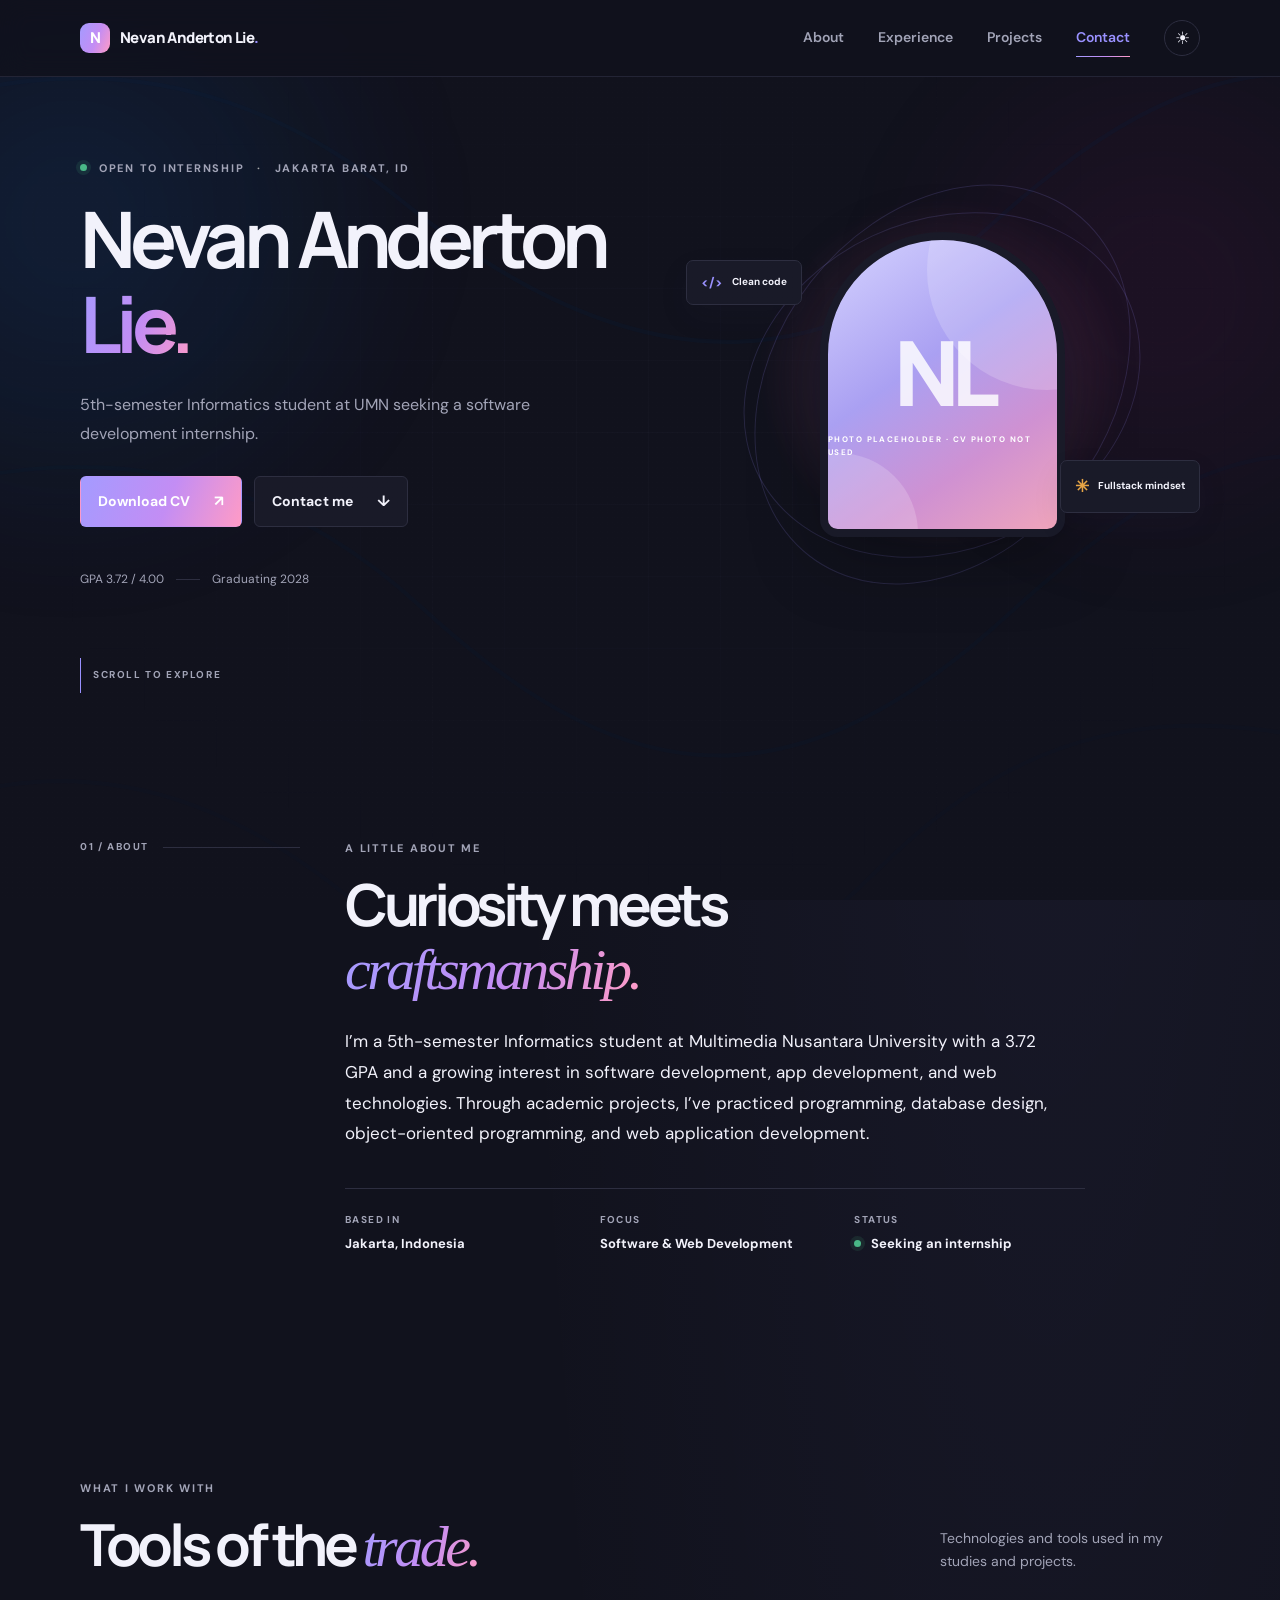
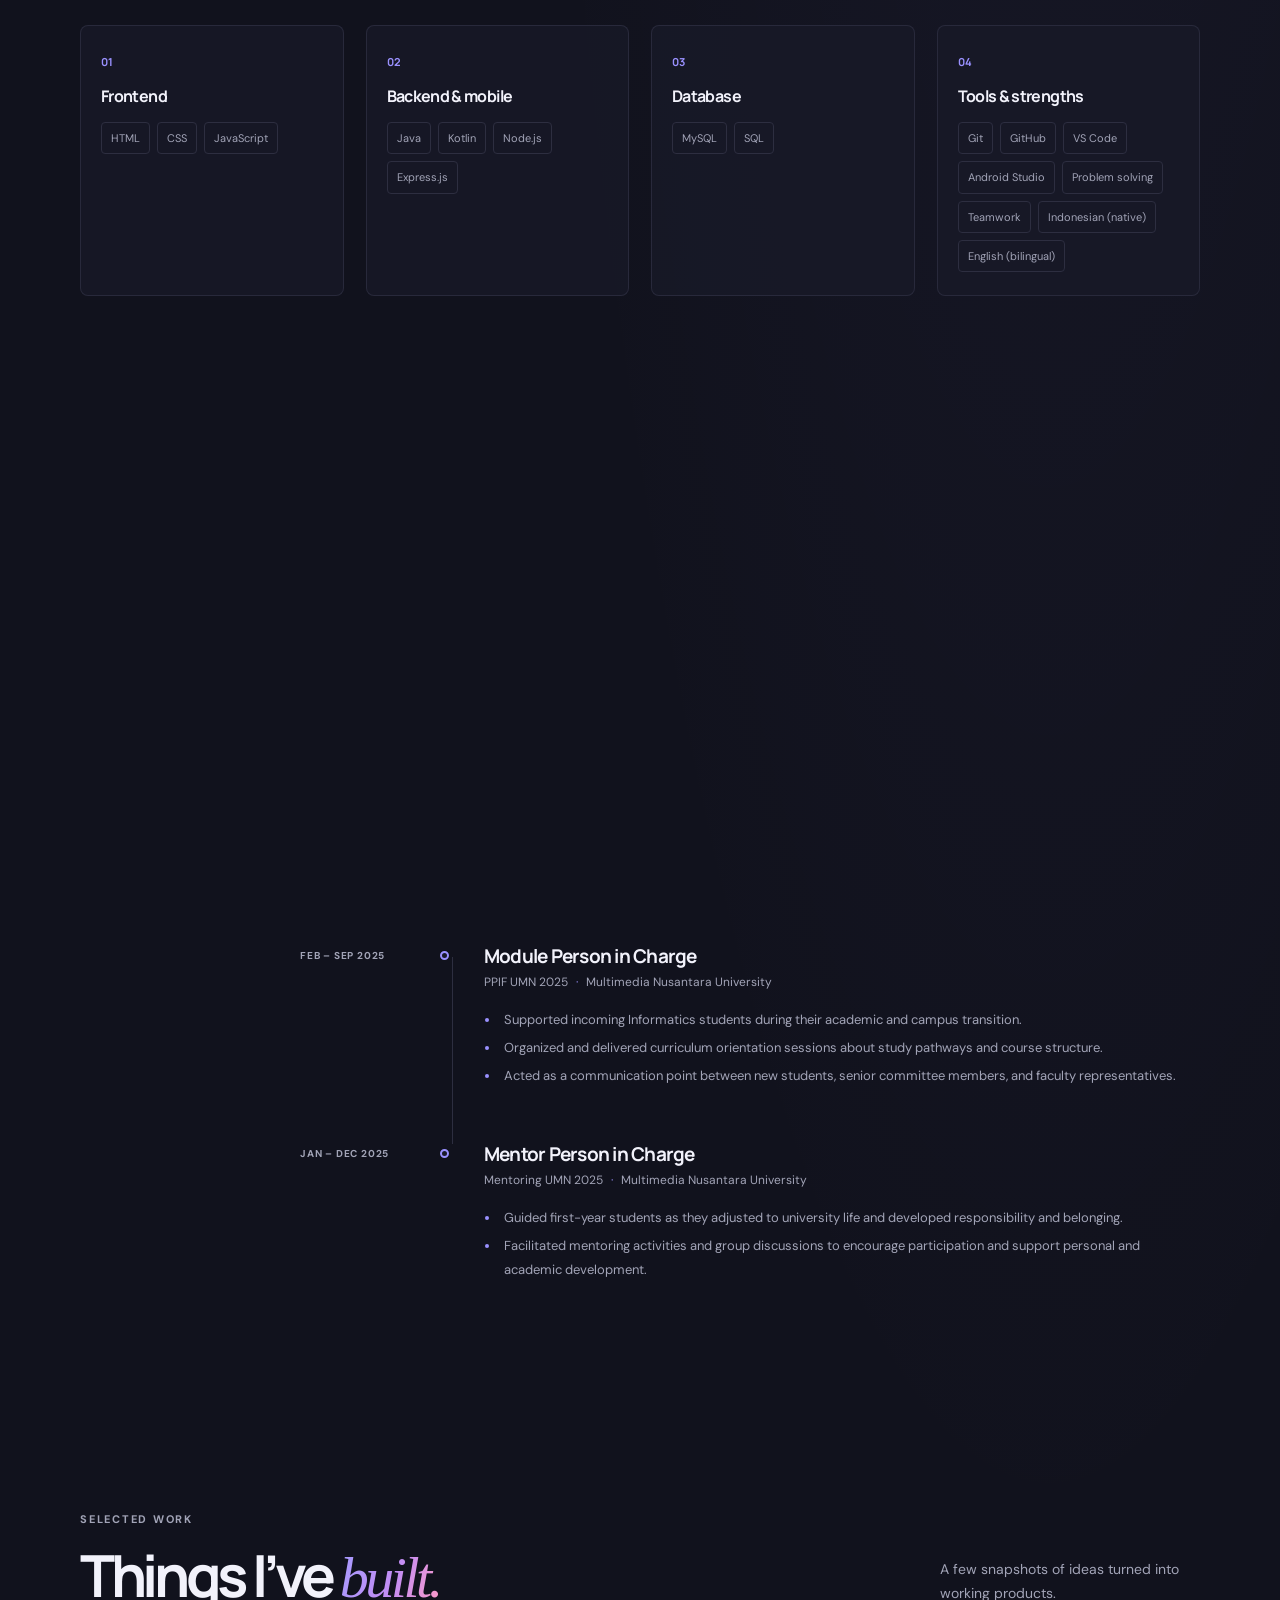
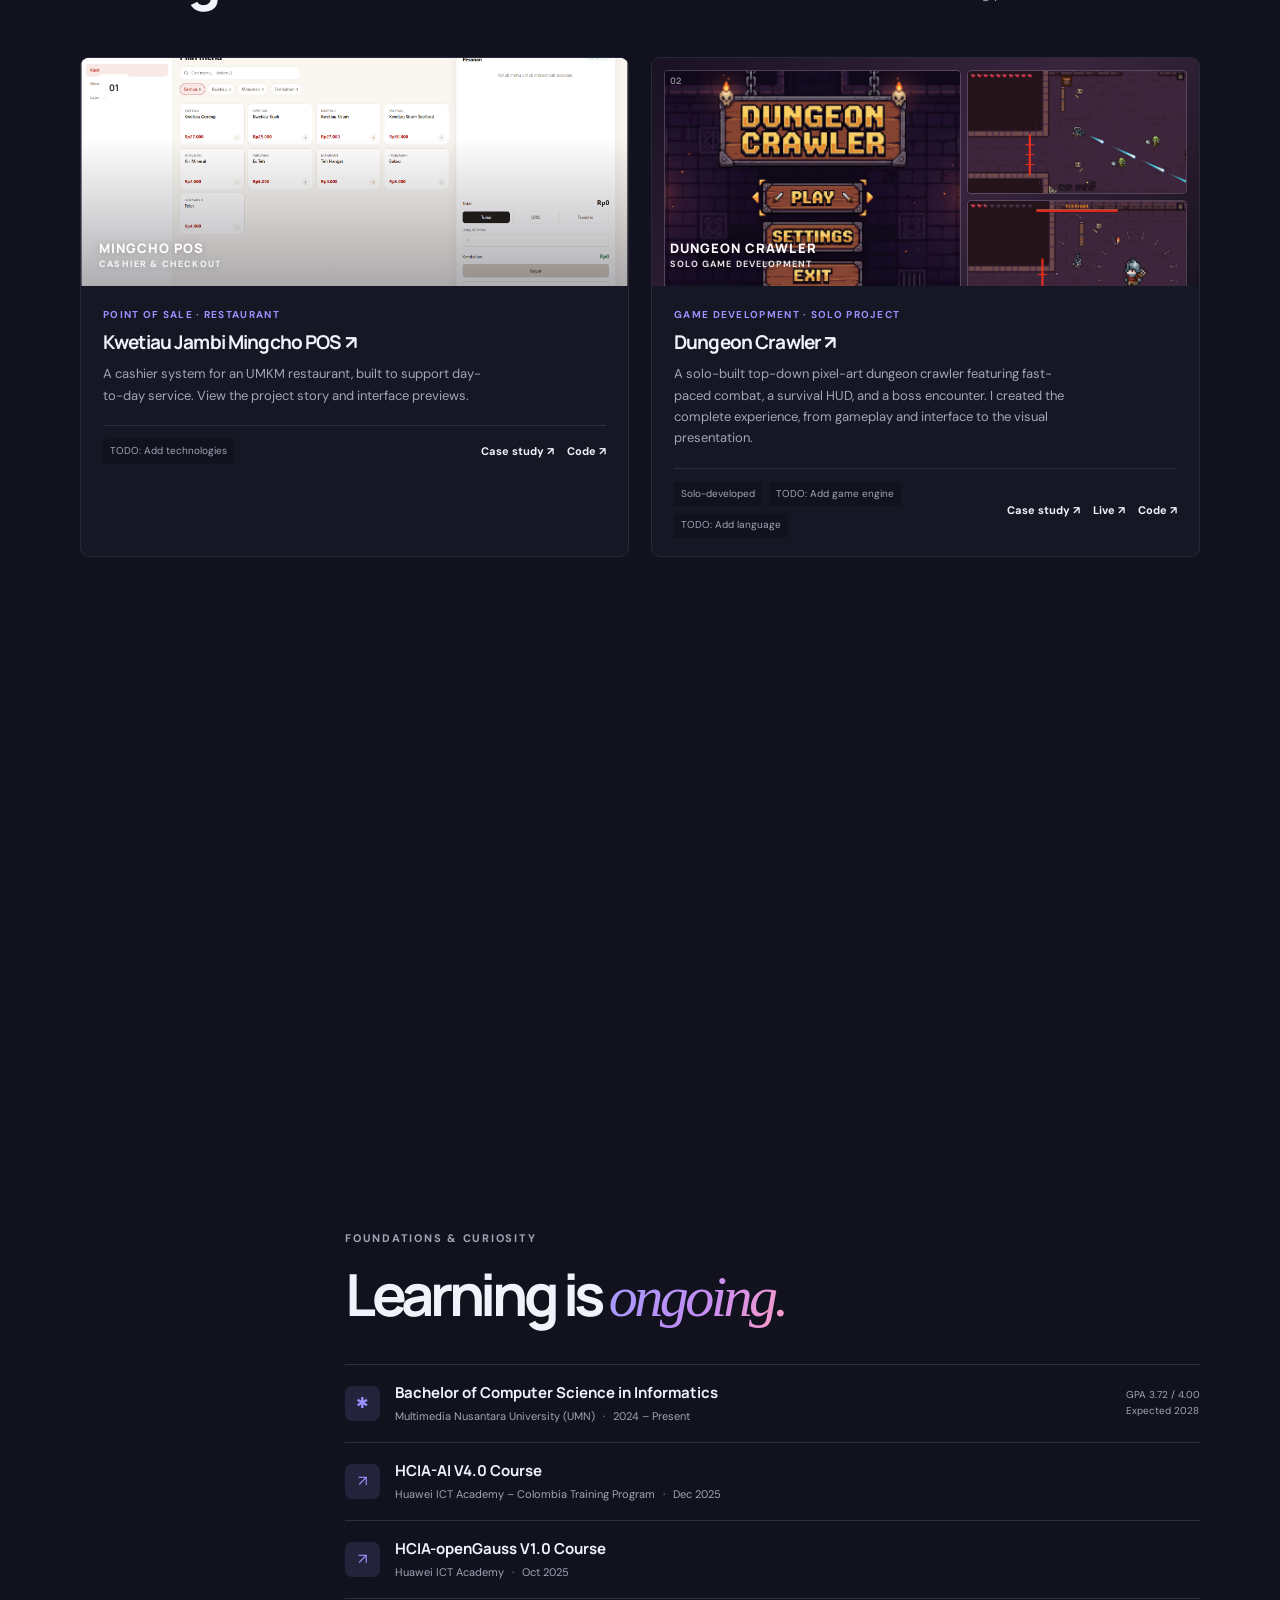
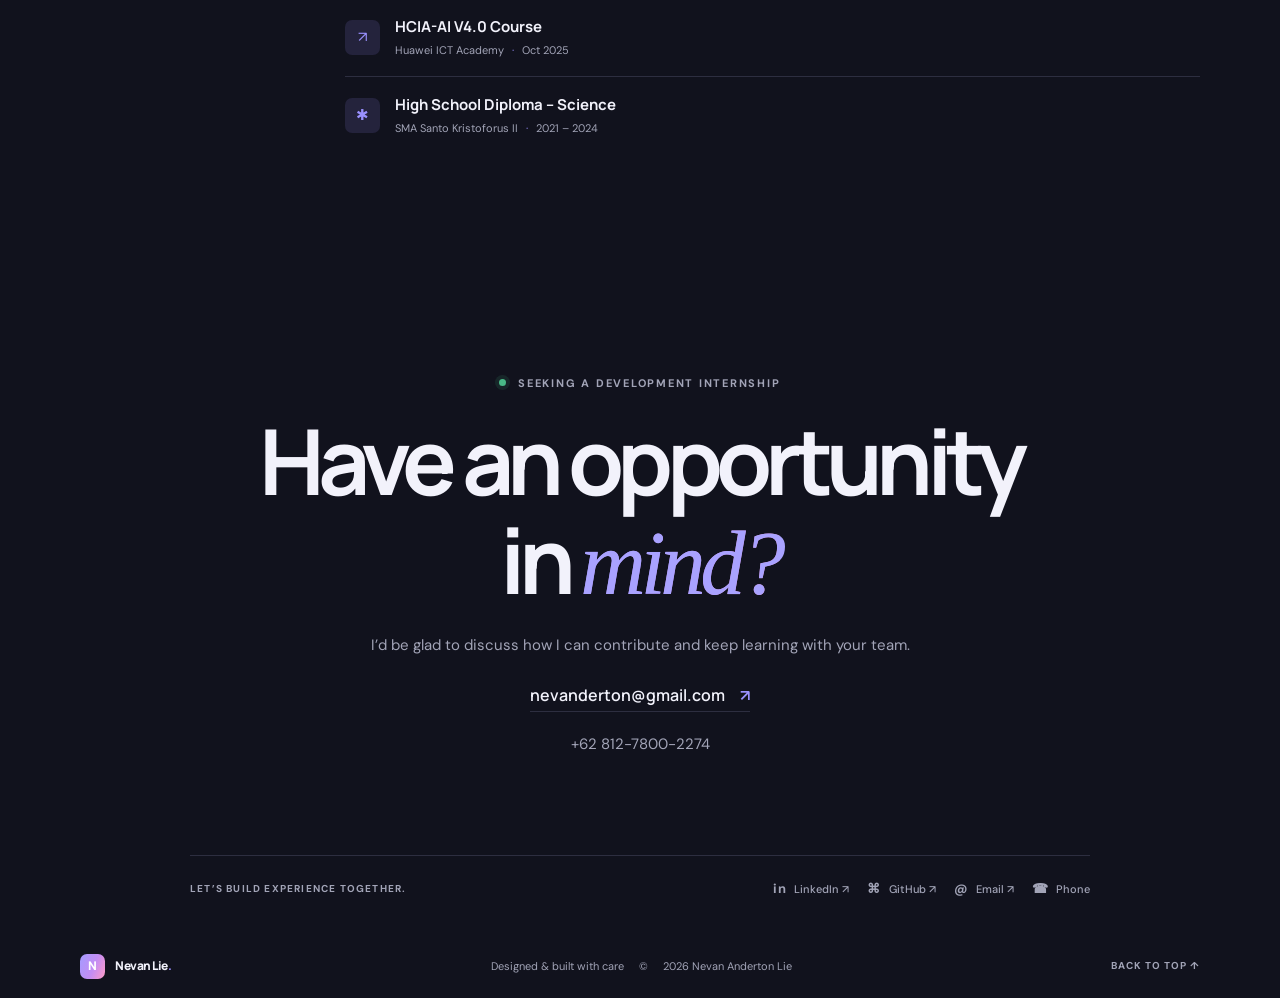
<file: index.html>
<!doctype html>
<html lang="en">
<head>
  <meta charset="utf-8">
  <meta name="viewport" content="width=device-width, initial-scale=1">
  <meta name="description" content="Nevan Anderton Lie is a Fullstack Web Developer and Software Engineer building thoughtful, reliable digital products.">
  <meta name="theme-color" content="#11121d">
  <meta property="og:type" content="website">
  <meta property="og:title" content="Nevan Anderton Lie — Fullstack Developer">
  <meta property="og:description" content="Fullstack Web Developer & Software Engineer based in Jakarta Barat, Indonesia.">
  <!-- TODO: Replace with your deployed portfolio URL and social preview image. -->
  <meta property="og:url" content="https://YOUR-USERNAME.github.io/YOUR-REPO/">
  <meta property="og:image" content="https://YOUR-USERNAME.github.io/YOUR-REPO/assets/og-image.png">
  <title>Nevan Anderton Lie — Fullstack Developer</title>
  <link rel="icon" href="assets/favicon.svg" type="image/svg+xml">
  <link rel="preconnect" href="https://fonts.googleapis.com">
  <link rel="preconnect" href="https://fonts.gstatic.com" crossorigin>
  <link href="https://fonts.googleapis.com/css2?family=DM+Sans:wght@400;500;600;700&family=Manrope:wght@400;500;600;700;800&display=swap" rel="stylesheet">
  <link rel="stylesheet" href="css/style.css?v=ambient-flow-25">
  <script src="js/script.js?v=ambient-flow-25" defer></script>
</head>
<body class="dark">
  <div class="ambient-background" aria-hidden="true">
    <div class="ambient-parallax ambient-parallax--near"><span class="ambient-blob ambient-blob--violet"></span></div>
    <div class="ambient-parallax ambient-parallax--mid"><span class="ambient-blob ambient-blob--rose"></span></div>
    <div class="ambient-parallax ambient-parallax--far"><span class="ambient-blob ambient-blob--blue"></span></div>
    <svg class="ambient-strokes" viewBox="0 0 1440 1000" preserveAspectRatio="xMidYMid slice" focusable="false" aria-hidden="true">
      <path d="M-120 245 C80 110 300 105 490 260 S870 455 1050 290 S1370 90 1570 210" />
      <path d="M-150 620 C100 470 330 485 510 650 S850 860 1070 660 S1370 475 1580 590" />
      <path d="M-130 925 C110 760 290 800 455 940 S770 1080 950 900 S1320 735 1580 850" />
    </svg>
    <span class="ambient-cursor-glow"></span>
    <span class="ambient-grain"></span>
  </div>
  <div class="scroll-progress" aria-hidden="true"><span></span></div>
  <a class="skip-link" href="#main">Skip to content</a>
  <header class="site-header">
    <nav class="nav wrap" aria-label="Main navigation">
      <a class="brand" href="#home" aria-label="Nevan Anderton Lie home"><span class="brand-mark">N</span><span>Nevan Anderton Lie<span class="brand-dot">.</span></span></a>
      <button class="menu-toggle" type="button" aria-expanded="false" aria-controls="nav-links" aria-label="Open navigation menu"><span></span><span></span></button>
      <div class="nav-links" id="nav-links">
        <a href="#about">About</a><a href="#experience">Experience</a><a href="#projects">Projects</a><a href="#contact">Contact</a>
        <button class="theme-toggle" type="button" aria-label="Switch to dark mode" title="Toggle color theme"><span class="theme-icon" aria-hidden="true">☾</span></button>
      </div>
    </nav>
  </header>
  <main id="main">
    <section class="hero wrap" id="home" aria-labelledby="hero-title">
      <div class="hero-copy reveal">
        <p class="eyebrow"><span class="status-dot"></span> OPEN TO INTERNSHIP <span class="eyebrow-divider">·</span> JAKARTA BARAT, ID</p>
        <h1 id="hero-title">Nevan Anderton<br><span class="accent">Lie.</span></h1>
        <p class="hero-intro">5th-semester Informatics student at UMN seeking a software development internship.</p>
        <div class="hero-actions"><a class="button button-primary" href="assets/cv.pdf" download>Download CV <span aria-hidden="true">↗</span></a><a class="button button-secondary" href="#contact">Contact me <span aria-hidden="true">↓</span></a></div>
        <div class="hero-meta"><span>GPA 3.72 / 4.00</span><span class="meta-line"></span><span>Graduating 2028</span></div>
      </div>
      <div class="hero-art reveal" aria-label="Portrait placeholder">
        <span class="hero-light" aria-hidden="true"></span>
        <div class="art-orbit orbit-one"></div><div class="art-orbit orbit-two"></div>
        <div class="portrait-card"><div class="portrait-initials">NL</div><span>PHOTO PLACEHOLDER &middot; CV PHOTO NOT USED</span></div>
        <div class="float-chip chip-code"><span class="chip-icon">&lt;/&gt;</span> Clean code</div>
        <div class="float-chip chip-stack"><span class="chip-spark">✳</span> Fullstack mindset</div>
      </div>
      <a class="scroll-cue" href="#about"><span class="scroll-line"></span> SCROLL TO EXPLORE</a>
    </section>

    <section class="section about-section" id="about" aria-labelledby="about-title"><div class="wrap about-grid">
      <div class="section-label reveal"><span>01 / ABOUT</span><span class="label-rule"></span></div>
      <div class="about-content reveal"><p class="eyebrow">A LITTLE ABOUT ME</p><h2 id="about-title">Curiosity meets<br><span class="serif">craftsmanship.</span></h2>
        <p class="body-large">I&#8217;m a 5th-semester Informatics student at Multimedia Nusantara University with a 3.72 GPA and a growing interest in software development, app development, and web technologies. Through academic projects, I&#8217;ve practiced programming, database design, object-oriented programming, and web application development.</p>
        <div class="about-facts"><div><span class="fact-label">BASED IN</span><strong>Jakarta, Indonesia</strong></div><div><span class="fact-label">FOCUS</span><strong>Software &amp; Web Development</strong></div><div><span class="fact-label">STATUS</span><strong><i class="status-dot"></i> Seeking an internship</strong></div></div>
      </div>
    </div></section>

    <section class="section skills-section" aria-labelledby="skills-title"><div class="wrap"><div class="section-heading reveal"><div><p class="eyebrow">WHAT I WORK WITH</p><h2 id="skills-title">Tools of the <span class="serif">trade.</span></h2></div><p>Technologies and tools used in my studies and projects.</p></div>
      <div class="skills-grid reveal">
        <div class="skill-group"><span class="skill-number">01</span><h3>Frontend</h3><div class="tags"><span>HTML</span><span>CSS</span><span>JavaScript</span></div></div>
        <div class="skill-group"><span class="skill-number">02</span><h3>Backend &amp; mobile</h3><div class="tags"><span>Java</span><span>Kotlin</span><span>Node.js</span><span>Express.js</span></div></div>
        <div class="skill-group"><span class="skill-number">03</span><h3>Database</h3><div class="tags"><span>MySQL</span><span>SQL</span></div></div>
        <div class="skill-group"><span class="skill-number">04</span><h3>Tools &amp; strengths</h3><div class="tags"><span>Git</span><span>GitHub</span><span>VS Code</span><span>Android Studio</span><span>Problem solving</span><span>Teamwork</span><span>Indonesian (native)</span><span>English (bilingual)</span></div></div>
      </div>
      <!-- TODO: Edit skill tags to reflect your actual proficiency and tools. -->
    </div></section>

    <section class="section experience-section" id="experience" aria-labelledby="experience-title"><div class="wrap"><div class="section-label reveal"><span>02 / EXPERIENCE</span><span class="label-rule"></span></div><div class="section-heading exp-heading reveal"><div><p class="eyebrow">THE JOURNEY SO FAR</p><h2 id="experience-title">Experience &amp; <span class="serif">growth.</span></h2></div><p>Every role is a chance to learn, contribute, and make an impact.</p></div>
      <!-- Experience and activity details reflect the CV. TODO: Add quantified results if available. -->
      <div class="timeline">
        <article class="timeline-item reveal"><div class="timeline-date">2024 &ndash; PRESENT</div><div class="timeline-marker"></div><div class="timeline-content"><div class="role-top"><div><h3>Wedding Organizer &ndash; Event Operations &amp; Technical Support</h3><p class="company">Event operations <span>&middot;</span> Jakarta, Indonesia</p></div><span class="role-type">CURRENT</span></div><ul><li>Prepare and monitor multimedia equipment, sound systems, and audiovisual setups throughout events.</li><li>Troubleshoot technical issues on site to minimize disruptions and support smooth execution.</li><li>Coordinate with event teams and technical crew to keep arrangements organized and on schedule.</li></ul></div></article>
        <article class="timeline-item reveal"><div class="timeline-date">FEB &ndash; SEP 2025</div><div class="timeline-marker"></div><div class="timeline-content"><div class="role-top"><div><h3>Module Person in Charge</h3><p class="company">PPIF UMN 2025 <span>&middot;</span> Multimedia Nusantara University</p></div></div><ul><li>Supported incoming Informatics students during their academic and campus transition.</li><li>Organized and delivered curriculum orientation sessions about study pathways and course structure.</li><li>Acted as a communication point between new students, senior committee members, and faculty representatives.</li></ul></div></article>
        <article class="timeline-item reveal"><div class="timeline-date">JAN &ndash; DEC 2025</div><div class="timeline-marker"></div><div class="timeline-content"><div class="role-top"><div><h3>Mentor Person in Charge</h3><p class="company">Mentoring UMN 2025 <span>&middot;</span> Multimedia Nusantara University</p></div></div><ul><li>Guided first-year students as they adjusted to university life and developed responsibility and belonging.</li><li>Facilitated mentoring activities and group discussions to encourage participation and support personal and academic development.</li></ul></div></article>
      </div>
    </div></section>

    <section class="section projects-section" id="projects" aria-labelledby="projects-title"><div class="wrap"><div class="section-heading reveal"><div><p class="eyebrow">SELECTED WORK</p><h2 id="projects-title">Things I’ve <span class="serif">built.</span></h2></div><p>A few snapshots of ideas turned into working products.</p></div>
      <!-- TODO: Replace project concepts, descriptions, and placeholder links with your real work. -->
      <div class="project-grid">
        <article class="project-card project-featured reveal"><div class="project-visual project-thumbnail"><img src="assets/projects/mingcho-cashier.png" alt="Cashier screen showing menu items and the order checkout panel" loading="lazy"><span class="visual-index">01</span><span class="thumb-label"><strong>MINGCHO POS</strong><small>CASHIER &amp; CHECKOUT</small></span></div><div class="project-info"><div><p class="project-type">POINT OF SALE &middot; RESTAURANT</p><h3><a href="projects/kasir-mingcho.html">Kwetiau Jambi Mingcho POS &#8599;</a></h3><p>A cashier system for an UMKM restaurant, built to support day-to-day service. View the project story and interface previews.</p></div><div class="project-bottom"><div class="project-tags"><span>TODO: Add technologies</span></div><div class="project-links"><a href="projects/kasir-mingcho.html">Case study &#8599;</a><a href="https://github.com/YOUR-USERNAME/kasir-mingcho" aria-label="Source code repository TODO">Code &#8599;</a></div></div></div></article>
        <article class="project-card reveal"><div class="project-visual dungeon-visual"><div class="dungeon-gallery" role="group" aria-label="Dungeon Crawler game screenshots"><img src="assets/projects/dungeon-crawler-menu.png" alt="Dungeon Crawler pixel-art title screen with Play, Settings, and Exit menu options" loading="lazy"><img src="assets/projects/dungeon-crawler-gameplay.png" alt="Top-down dungeon gameplay with the player firing at enemies" loading="lazy"><img src="assets/projects/dungeon-crawler-boss.png" alt="Dungeon Crawler boss battle against the Evil Knight" loading="lazy"></div><span class="visual-index">02</span><span class="thumb-label"><strong>DUNGEON CRAWLER</strong><small>SOLO GAME DEVELOPMENT</small></span></div><div class="project-info"><div><p class="project-type">GAME DEVELOPMENT &middot; SOLO PROJECT</p><h3><a href="projects/dungeon-crawler.html">Dungeon Crawler &#8599;</a></h3><p>A solo-built top-down pixel-art dungeon crawler featuring fast-paced combat, a survival HUD, and a boss encounter. I created the complete experience, from gameplay and interface to the visual presentation.</p></div><div class="project-bottom"><div class="project-tags"><span>Solo-developed</span><span>TODO: Add game engine</span><span>TODO: Add language</span></div><div class="project-links"><a href="projects/dungeon-crawler.html">Case study &#8599;</a><a href="https://YOUR-LIVE-GAME-URL" aria-label="Live game demo (TODO: add URL)">Live &#8599;</a><a href="https://github.com/YOUR-USERNAME/dungeon-crawler" aria-label="Dungeon Crawler source code (TODO: add GitHub URL)">Code &#8599;</a></div></div></div></article>
        <article class="project-card reveal"><div class="project-visual visual-notes"><div class="note-sheet"><span class="note-label">TODAY'S THOUGHT</span><div class="note-line long"></div><div class="note-line"></div><div class="note-line short"></div><div class="note-mark">✳</div></div><span class="visual-index">03</span></div><div class="project-info"><div><p class="project-type">PRODUCTIVITY · TODO</p><h3>TODO: Add project title</h3><p>TODO: Replace this sample project with an academic or personal project description.</p></div><div class="project-bottom"><div class="project-tags"><span>TODO: Add technologies</span></div><div class="project-links"><a href="https://YOUR-LIVE-DEMO-URL" aria-label="Live demo (TODO: add project title)">Live ↗</a><a href="https://github.com/YOUR-USERNAME/little-notes" aria-label="Project code TODO">Code ↗</a></div></div></div></article>
        <article class="project-card project-four reveal"><div class="project-visual visual-map"><div class="map-grid"><span class="map-route"></span><i class="map-pin pin-a"></i><i class="map-pin pin-b"></i><i class="map-pin pin-c"></i></div><span class="visual-index">04</span></div><div class="project-info"><div><p class="project-type">COMMUNITY · TODO</p><h3>TODO: Add project title</h3><p>TODO: Replace this sample project with an academic or personal project description.</p></div><div class="project-bottom"><div class="project-tags"><span>TODO: Add technologies</span></div><div class="project-links"><a href="https://YOUR-LIVE-DEMO-URL" aria-label="Live demo (TODO: add project title)">Live ↗</a><a href="https://github.com/YOUR-USERNAME/local-loop" aria-label="Project code TODO">Code ↗</a></div></div></div></article>
      </div>
    </div></section>

    <section class="section education-section" aria-labelledby="education-title"><div class="wrap education-grid"><div class="section-label reveal"><span>03 / LEARNING</span><span class="label-rule"></span></div><div class="education-content reveal"><p class="eyebrow">FOUNDATIONS &amp; CURIOSITY</p><h2 id="education-title">Learning is <span class="serif">ongoing.</span></h2><div class="education-row"><span class="edu-icon">&#10033;</span><div><h3>Bachelor of Computer Science in Informatics</h3><p>Multimedia Nusantara University (UMN) <span>&middot;</span> 2024 &ndash; Present</p></div><span class="edu-note">GPA 3.72 / 4.00<br>Expected 2028</span></div><div class="education-row"><span class="edu-icon">&#8599;</span><div><h3>HCIA-AI V4.0 Course</h3><p>Huawei ICT Academy &ndash; Colombia Training Program <span>&middot;</span> Dec 2025</p></div></div><div class="education-row"><span class="edu-icon">&#8599;</span><div><h3>HCIA-openGauss V1.0 Course</h3><p>Huawei ICT Academy <span>&middot;</span> Oct 2025</p></div></div><div class="education-row"><span class="edu-icon">&#8599;</span><div><h3>HCIA-AI V4.0 Course</h3><p>Huawei ICT Academy <span>&middot;</span> Oct 2025</p></div></div><div class="education-row"><span class="edu-icon">&#10033;</span><div><h3>High School Diploma &ndash; Science</h3><p>SMA Santo Kristoforus II <span>&middot;</span> 2021 &ndash; 2024</p></div></div></div></div></section>



    <section class="contact-section" id="contact" aria-labelledby="contact-title"><div class="wrap contact-wrap"><div class="contact-top reveal"><p class="eyebrow"><span class="status-dot"></span> SEEKING A DEVELOPMENT INTERNSHIP</p><h2 id="contact-title">Have an opportunity<br>in <span class="serif">mind?</span></h2><p>I&#8217;d be glad to discuss how I can contribute and keep learning with your team.</p><a class="contact-email" href="mailto:nevanderton@gmail.com" aria-label="Copy email address" title="Copy email address">nevanderton@gmail.com <span>&#8599;</span></a><p><a href="tel:+6281278002274" aria-label="Copy phone number" title="Copy phone number">+62 812-7800-2274</a></p></div><div class="contact-bottom reveal"><span>LET&#8217;S BUILD EXPERIENCE TOGETHER.</span><div class="social-links"><a href="https://www.linkedin.com/in/nevanderton/" target="_blank" rel="noopener noreferrer" aria-label="LinkedIn (opens in new tab)">in <span>LinkedIn &#8599;</span></a><a href="https://github.com/nevanderton" target="_blank" rel="noopener noreferrer" aria-label="Nevan on GitHub (opens in new tab)">&#8984; <span>GitHub &#8599;</span></a><a href="mailto:nevanderton@gmail.com" aria-label="Copy email address">@ <span>Email &#8599;</span></a><a href="tel:+6281278002274" aria-label="Copy phone number">&#9742; <span>Phone</span></a></div></div></div></section>
  </main>
  <footer class="footer"><div class="wrap"><a class="brand" href="#home"><span class="brand-mark">N</span><span>Nevan Lie<span class="brand-dot">.</span></span></a><p>Designed &amp; built with care <span>© <span id="year">2026</span> Nevan Anderton Lie</span></p><a class="back-top" href="#home">BACK TO TOP ↑</a></div></footer>
</body>
</html>
</file>
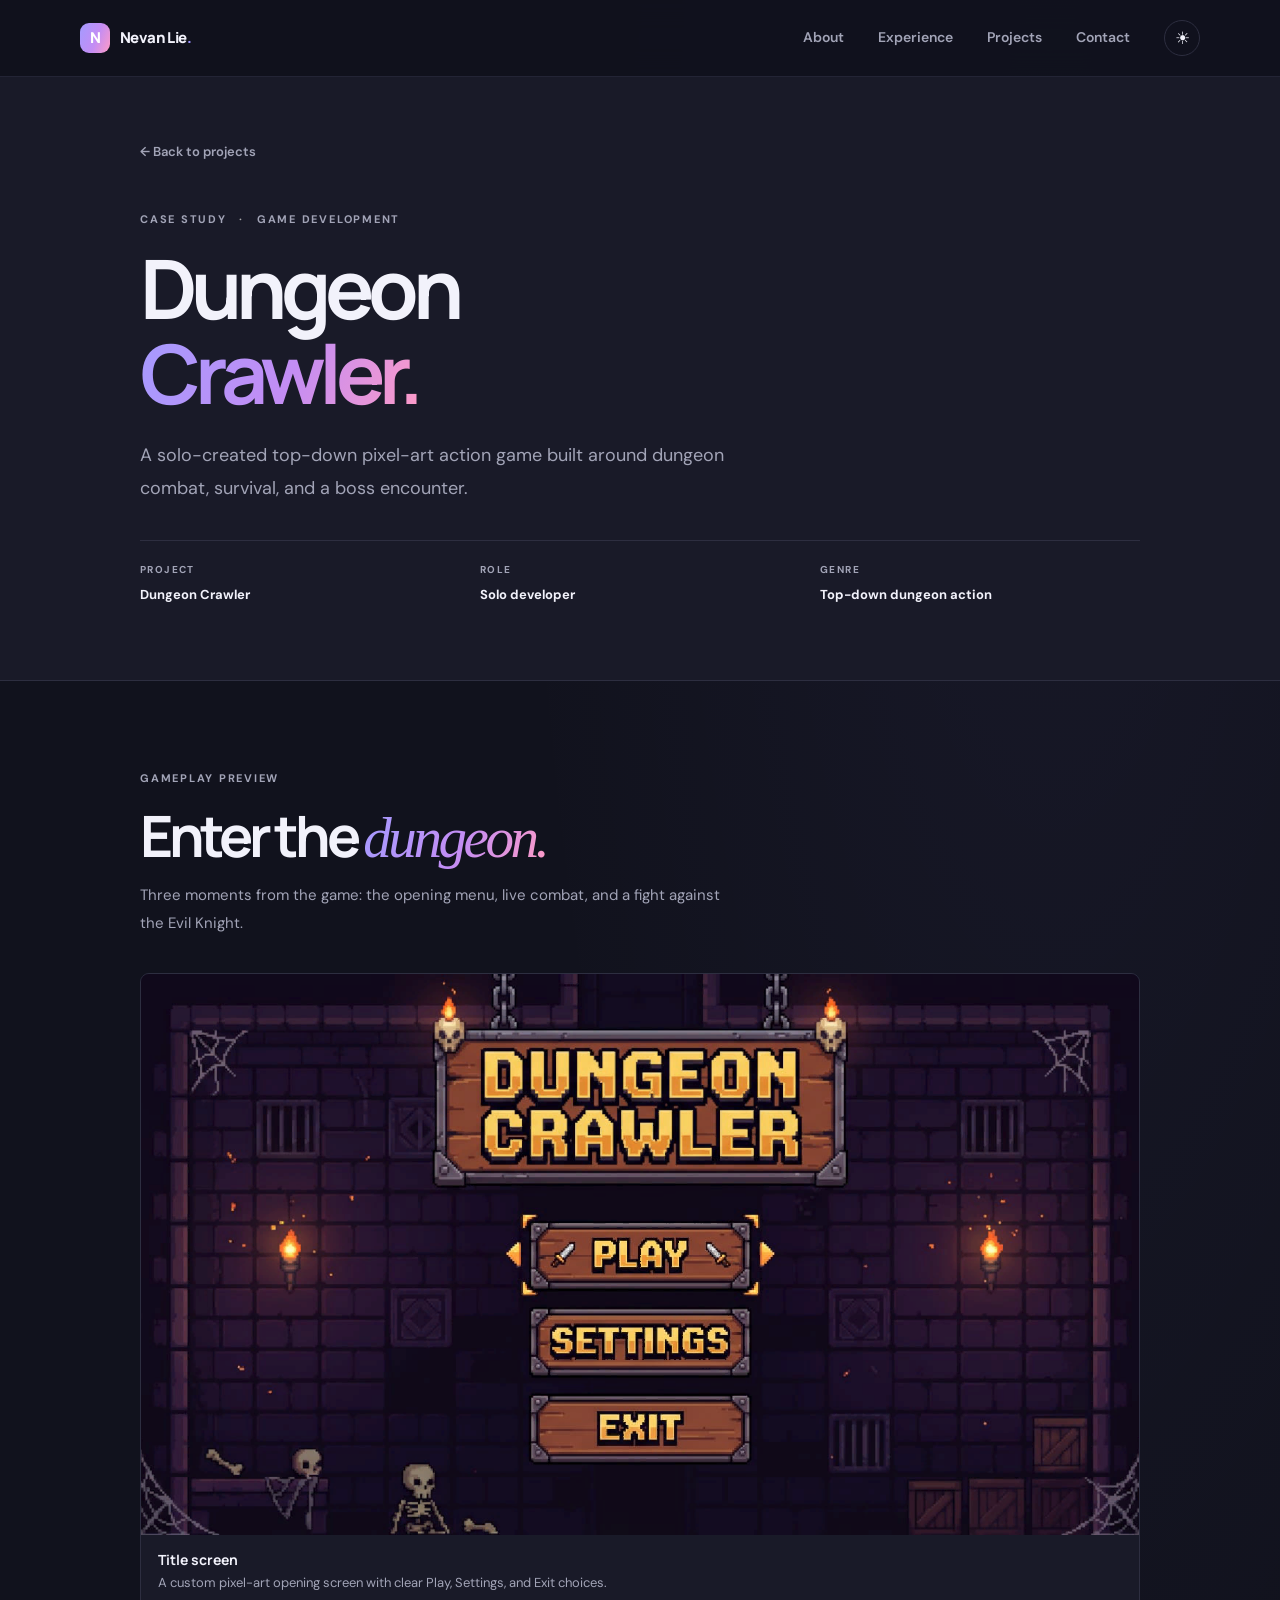
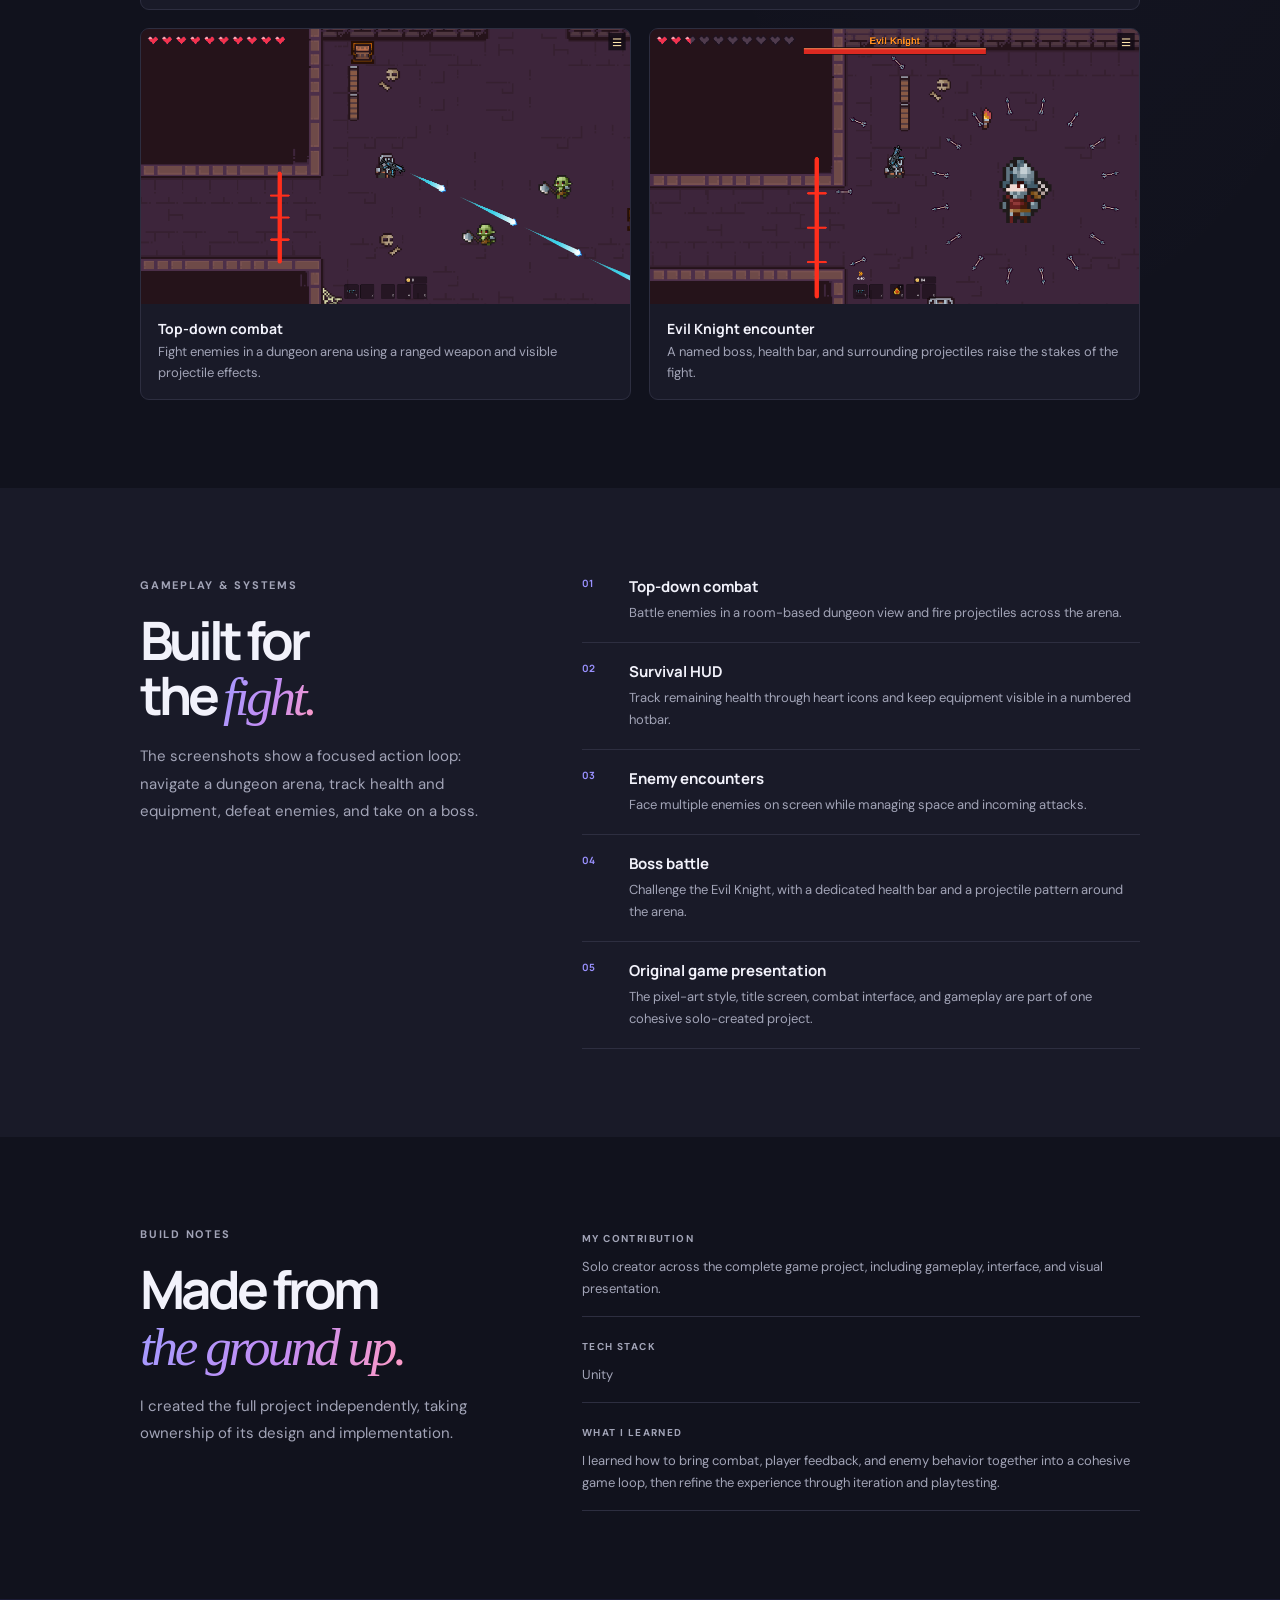
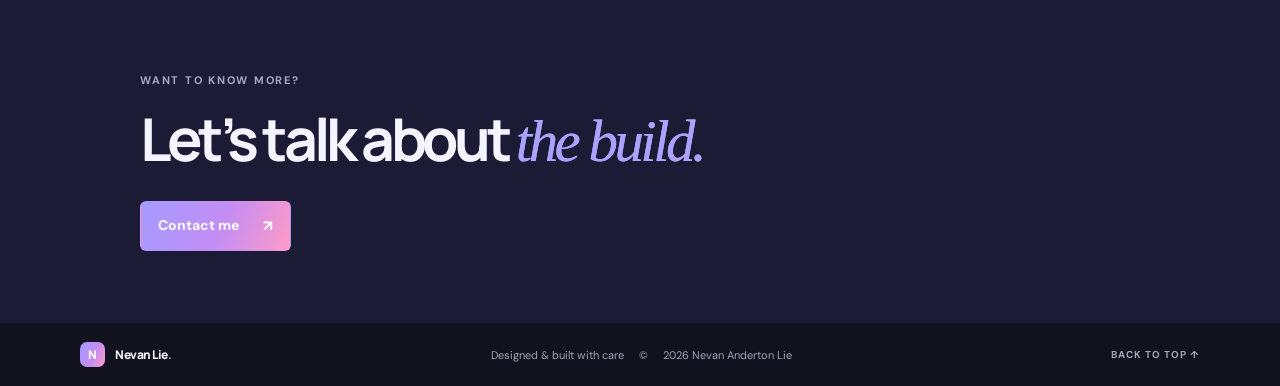
<file: projects/dungeon-crawler.html>
<!doctype html>
<html lang="en">
<head>
  <meta charset="utf-8">
  <meta name="viewport" content="width=device-width, initial-scale=1">
  <meta name="description" content="A solo-developed pixel-art Dungeon Crawler game by Nevan Anderton Lie, featuring top-down combat, a survival HUD, and a boss encounter.">
  <meta name="theme-color" content="#11121d">
  <meta property="og:type" content="article">
  <meta property="og:title" content="Dungeon Crawler — Nevan Anderton Lie">
  <meta property="og:description" content="Inside a solo-built pixel-art dungeon game, from its menu and combat HUD to the Evil Knight boss encounter.">
  <title>Dungeon Crawler — Nevan Anderton Lie</title>
  <link rel="icon" href="../assets/favicon.svg" type="image/svg+xml">
  <link rel="preconnect" href="https://fonts.googleapis.com">
  <link rel="preconnect" href="https://fonts.gstatic.com" crossorigin>
  <link href="https://fonts.googleapis.com/css2?family=DM+Sans:wght@400;500;600;700&family=Manrope:wght@400;500;600;700;800&display=swap" rel="stylesheet">
  <link rel="stylesheet" href="../css/style.css?v=ambient-flow-25">
  <link rel="stylesheet" href="../css/project.css?v=ambient-flow-25">
  <script src="../js/script.js?v=ambient-flow-25" defer></script>
</head>
<body class="dark">
  <a class="skip-link" href="#main">Skip to content</a>
  <header class="site-header"><nav class="nav wrap" aria-label="Main navigation">
    <a class="brand" href="../index.html#home" aria-label="Nevan Anderton Lie home"><span class="brand-mark">N</span><span>Nevan Lie<span class="brand-dot">.</span></span></a>
    <button class="menu-toggle" type="button" aria-expanded="false" aria-controls="nav-links" aria-label="Open navigation menu"><span></span><span></span></button>
    <div class="nav-links" id="nav-links"><a href="../index.html#about">About</a><a href="../index.html#experience">Experience</a><a href="../index.html#projects">Projects</a><a href="../index.html#contact">Contact</a><button class="theme-toggle" type="button" aria-label="Switch to dark mode" title="Toggle color theme"><span class="theme-icon" aria-hidden="true">&#9789;</span></button></div>
  </nav></header>
  <main id="main">
    <section class="case-hero"><div class="wrap case-wrap"><a class="back-link" href="../index.html#projects">&larr; Back to projects</a><p class="eyebrow">CASE STUDY <span class="eyebrow-divider">&middot;</span> GAME DEVELOPMENT</p><h1>Dungeon<br><span class="accent">Crawler.</span></h1><p class="case-lead">A solo-created top-down pixel-art action game built around dungeon combat, survival, and a boss encounter.</p><div class="case-facts"><div><span>PROJECT</span><strong>Dungeon Crawler</strong></div><div><span>ROLE</span><strong>Solo developer</strong></div><div><span>GENRE</span><strong>Top-down dungeon action</strong></div></div></div></section>
    <section class="case-section"><div class="wrap case-wrap"><div class="case-section-heading"><p class="eyebrow">GAMEPLAY PREVIEW</p><h2>Enter the <span class="serif">dungeon.</span></h2><p>Three moments from the game: the opening menu, live combat, and a fight against the Evil Knight.</p></div>
      <div class="screenshot-grid">
        <figure class="screenshot-card screenshot-wide"><img class="product-shot" src="../assets/projects/dungeon-crawler-menu.png" alt="Pixel-art Dungeon Crawler title screen with Play, Settings, and Exit options" loading="lazy"><figcaption><strong>Title screen</strong><span>A custom pixel-art opening screen with clear Play, Settings, and Exit choices.</span></figcaption></figure>
        <figure class="screenshot-card"><img class="product-shot" src="../assets/projects/dungeon-crawler-gameplay.png" alt="Top-down dungeon combat with the player firing projectiles at two enemies" loading="lazy"><figcaption><strong>Top-down combat</strong><span>Fight enemies in a dungeon arena using a ranged weapon and visible projectile effects.</span></figcaption></figure>
        <figure class="screenshot-card"><img class="product-shot" src="../assets/projects/dungeon-crawler-boss.png" alt="The Evil Knight boss with a health bar and a ring of projectiles around the player" loading="lazy"><figcaption><strong>Evil Knight encounter</strong><span>A named boss, health bar, and surrounding projectiles raise the stakes of the fight.</span></figcaption></figure>
      </div>
    </div></section>
    <section class="case-section case-tinted"><div class="wrap case-wrap detail-grid"><div><p class="eyebrow">GAMEPLAY &amp; SYSTEMS</p><h2>Built for<br>the <span class="serif">fight.</span></h2><p class="case-copy">The screenshots show a focused action loop: navigate a dungeon arena, track health and equipment, defeat enemies, and take on a boss.</p></div><div class="feature-list">
      <article><span>01</span><div><h3>Top-down combat</h3><p>Battle enemies in a room-based dungeon view and fire projectiles across the arena.</p></div></article>
      <article><span>02</span><div><h3>Survival HUD</h3><p>Track remaining health through heart icons and keep equipment visible in a numbered hotbar.</p></div></article>
      <article><span>03</span><div><h3>Enemy encounters</h3><p>Face multiple enemies on screen while managing space and incoming attacks.</p></div></article>
      <article><span>04</span><div><h3>Boss battle</h3><p>Challenge the Evil Knight, with a dedicated health bar and a projectile pattern around the arena.</p></div></article>
      <article><span>05</span><div><h3>Original game presentation</h3><p>The pixel-art style, title screen, combat interface, and gameplay are part of one cohesive solo-created project.</p></div></article>
    </div></div></section>
    <section class="case-section"><div class="wrap case-wrap detail-grid"><div><p class="eyebrow">BUILD NOTES</p><h2>Made from<br><span class="serif">the ground up.</span></h2><p class="case-copy">I created the full project independently, taking ownership of its design and implementation.</p></div><div class="build-notes">
      <div><span>MY CONTRIBUTION</span><p>Solo creator across the complete game project, including gameplay, interface, and visual presentation.</p></div>
      <div><span>TECH STACK</span><p>Unity</p></div>
      <div><span>WHAT I LEARNED</span><p>I learned how to bring combat, player feedback, and enemy behavior together into a cohesive game loop, then refine the experience through iteration and playtesting.</p></div>
    </div></div></section>
    <section class="case-cta"><div class="wrap case-wrap"><p class="eyebrow">WANT TO KNOW MORE?</p><h2>Let&#8217;s talk about <span class="serif">the build.</span></h2><a class="button button-primary" href="mailto:nevanderton@gmail.com" aria-label="Copy email address" title="Copy email address">Contact me <span aria-hidden="true">&#8599;</span></a></div></section>
  </main>
  <footer class="footer"><div class="wrap"><a class="brand" href="../index.html#home"><span class="brand-mark">N</span><span>Nevan Lie<span class="brand-dot">.</span></span></a><p>Designed &amp; built with care <span>&copy; <span id="year">2026</span> Nevan Anderton Lie</span></p><a class="back-top" href="#main">BACK TO TOP &uarr;</a></div></footer>
</body>
</html>
</file>
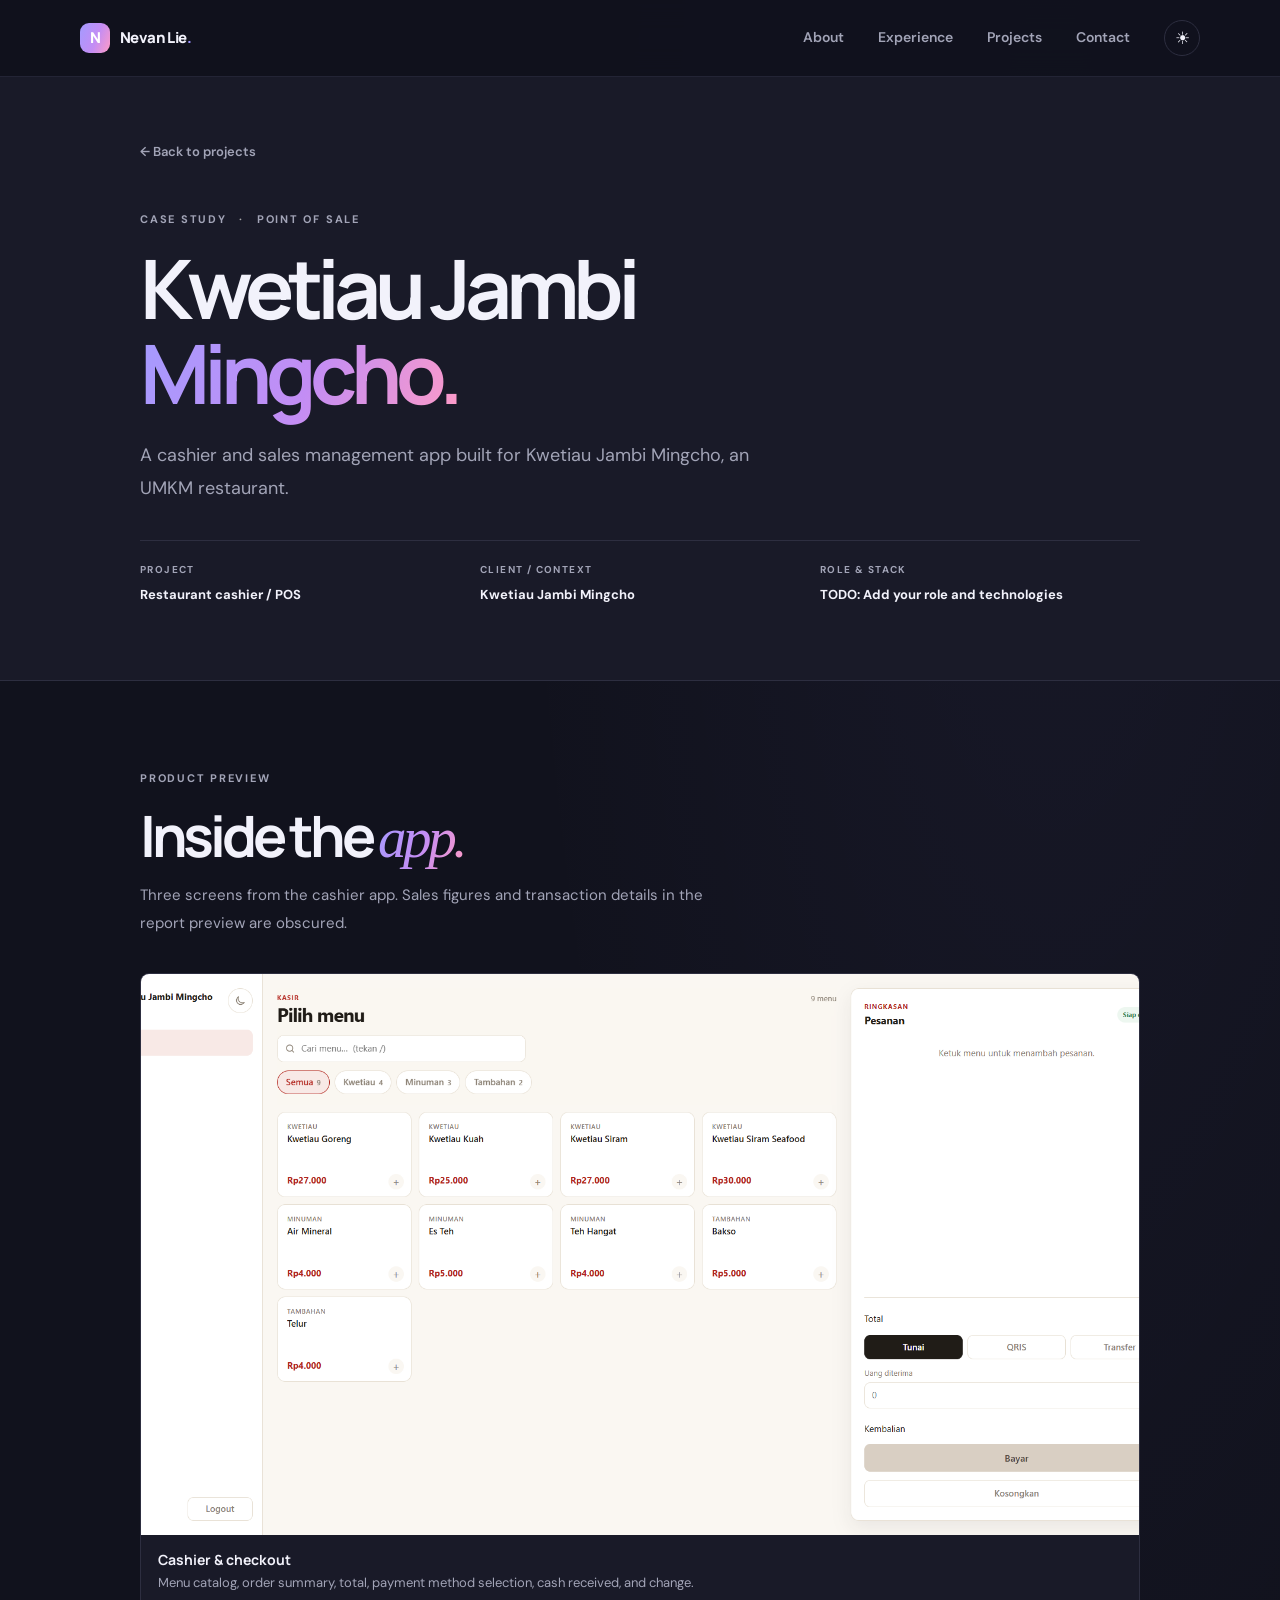
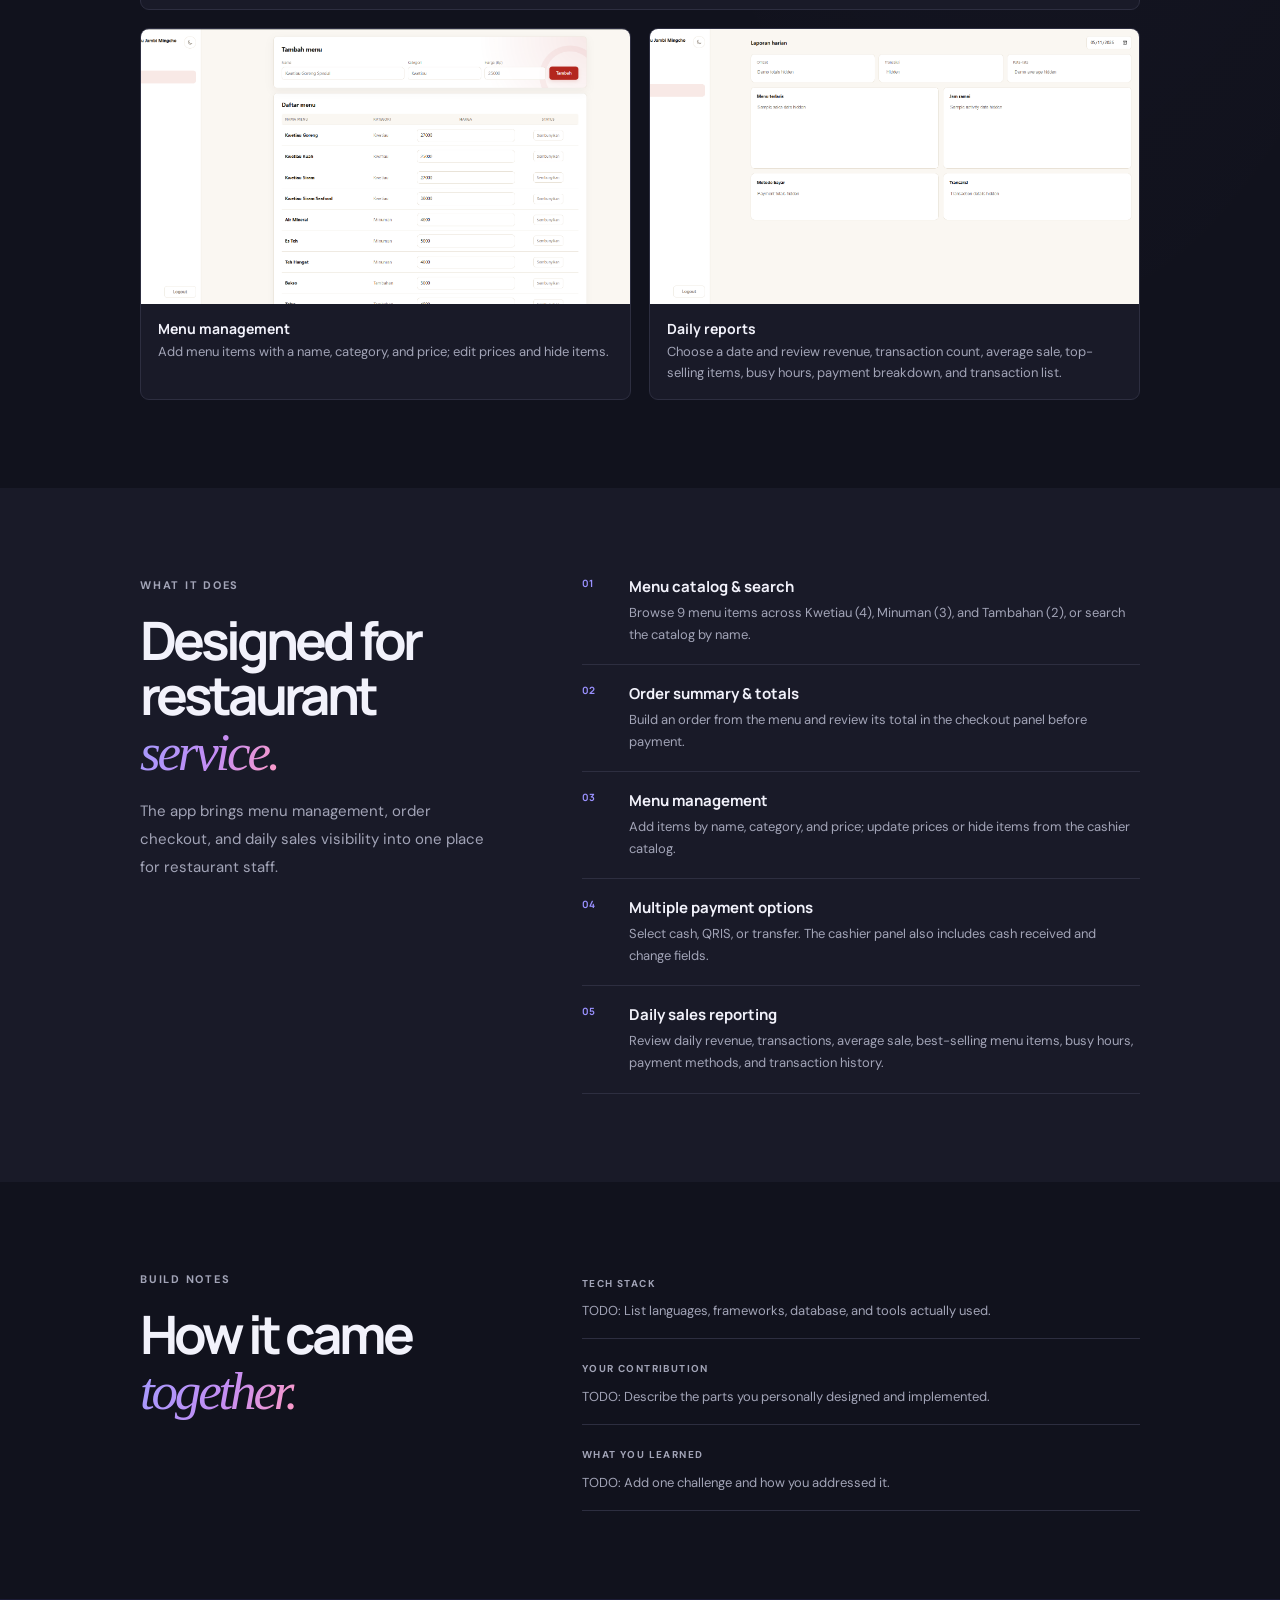
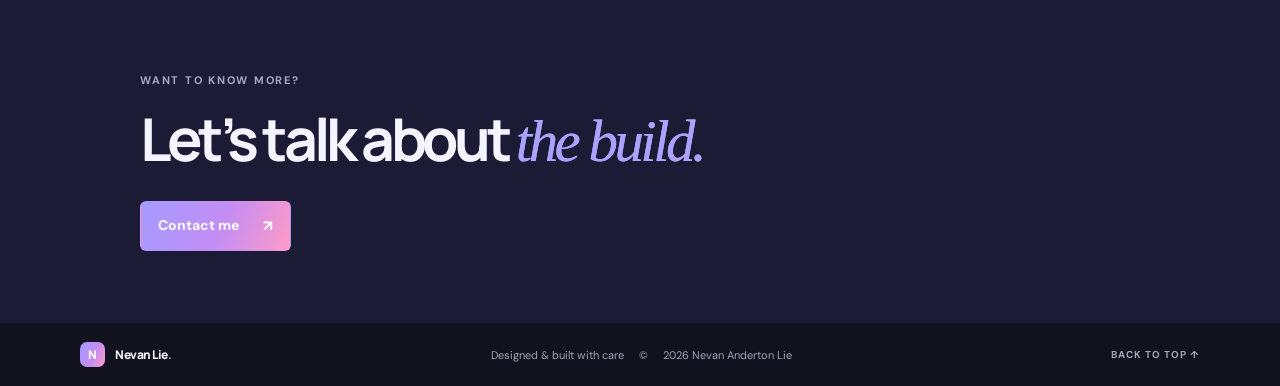
<file: projects/kasir-mingcho.html>
<!doctype html>
<html lang="en">
<head>
  <meta charset="utf-8">
  <meta name="viewport" content="width=device-width, initial-scale=1">
  <meta name="description" content="A case study of the Kwetiau Jambi Mingcho UMKM restaurant cashier system by Nevan Anderton Lie.">
  <meta name="theme-color" content="#11121d">
  <meta property="og:type" content="article">
  <meta property="og:title" content="Kwetiau Jambi Mingcho POS — Nevan Anderton Lie">
  <meta property="og:description" content="A restaurant cashier system project for Kwetiau Jambi Mingcho.">
  <title>Kwetiau Jambi Mingcho POS — Nevan Anderton Lie</title>
  <link rel="icon" href="../assets/favicon.svg" type="image/svg+xml">
  <link rel="preconnect" href="https://fonts.googleapis.com">
  <link rel="preconnect" href="https://fonts.gstatic.com" crossorigin>
  <link href="https://fonts.googleapis.com/css2?family=DM+Sans:wght@400;500;600;700&family=Manrope:wght@400;500;600;700;800&display=swap" rel="stylesheet">
  <link rel="stylesheet" href="../css/style.css?v=ambient-flow-25">
  <link rel="stylesheet" href="../css/project.css?v=ambient-flow-25">
  <script src="../js/script.js?v=ambient-flow-25" defer></script>
</head>
<body class="dark">
  <a class="skip-link" href="#main">Skip to content</a>
  <header class="site-header"><nav class="nav wrap" aria-label="Main navigation">
    <a class="brand" href="../index.html#home" aria-label="Nevan Anderton Lie home"><span class="brand-mark">N</span><span>Nevan Lie<span class="brand-dot">.</span></span></a>
    <button class="menu-toggle" type="button" aria-expanded="false" aria-controls="nav-links" aria-label="Open navigation menu"><span></span><span></span></button>
    <div class="nav-links" id="nav-links"><a href="../index.html#about">About</a><a href="../index.html#experience">Experience</a><a href="../index.html#projects">Projects</a><a href="../index.html#contact">Contact</a><button class="theme-toggle" type="button" aria-label="Switch to dark mode" title="Toggle color theme"><span class="theme-icon" aria-hidden="true">&#9789;</span></button></div>
  </nav></header>
  <main id="main">
    <section class="case-hero"><div class="wrap case-wrap"><a class="back-link" href="../index.html#projects">&larr; Back to projects</a><p class="eyebrow">CASE STUDY <span class="eyebrow-divider">&middot;</span> POINT OF SALE</p><h1>Kwetiau Jambi<br><span class="accent">Mingcho.</span></h1><p class="case-lead">A cashier and sales management app built for Kwetiau Jambi Mingcho, an UMKM restaurant.</p><div class="case-facts"><div><span>PROJECT</span><strong>Restaurant cashier / POS</strong></div><div><span>CLIENT / CONTEXT</span><strong>Kwetiau Jambi Mingcho</strong></div><div><span>ROLE &amp; STACK</span><strong>TODO: Add your role and technologies</strong></div></div></div></section>
    <section class="case-section"><div class="wrap case-wrap"><div class="case-section-heading"><p class="eyebrow">PRODUCT PREVIEW</p><h2>Inside the <span class="serif">app.</span></h2><p>Three screens from the cashier app. Sales figures and transaction details in the report preview are obscured.</p></div>
      <div class="screenshot-grid">
        <figure class="screenshot-card screenshot-wide"><img class="product-shot" src="../assets/projects/mingcho-cashier.png" alt="Cashier screen with a searchable catalog of nine menu items, order summary, and payment controls" loading="lazy"><figcaption><strong>Cashier &amp; checkout</strong><span>Menu catalog, order summary, total, payment method selection, cash received, and change.</span></figcaption></figure>
        <figure class="screenshot-card"><img class="product-shot" src="../assets/projects/mingcho-menu.png" alt="Menu management screen with a form to add menu items and a list with editable prices and visibility controls" loading="lazy"><figcaption><strong>Menu management</strong><span>Add menu items with a name, category, and price; edit prices and hide items.</span></figcaption></figure>
        <figure class="screenshot-card"><img class="product-shot" src="../assets/projects/mingcho-reports.png" alt="Daily reports screen with sample revenue and transaction values obscured" loading="lazy"><figcaption><strong>Daily reports</strong><span>Choose a date and review revenue, transaction count, average sale, top-selling items, busy hours, payment breakdown, and transaction list.</span></figcaption></figure>
      </div>
    </div></section>
    <section class="case-section case-tinted"><div class="wrap case-wrap detail-grid"><div><p class="eyebrow">WHAT IT DOES</p><h2>Designed for<br>restaurant <span class="serif">service.</span></h2><p class="case-copy">The app brings menu management, order checkout, and daily sales visibility into one place for restaurant staff.</p></div><div class="feature-list">
      <article><span>01</span><div><h3>Menu catalog &amp; search</h3><p>Browse 9 menu items across Kwetiau (4), Minuman (3), and Tambahan (2), or search the catalog by name.</p></div></article>
      <article><span>02</span><div><h3>Order summary &amp; totals</h3><p>Build an order from the menu and review its total in the checkout panel before payment.</p></div></article>
      <article><span>03</span><div><h3>Menu management</h3><p>Add items by name, category, and price; update prices or hide items from the cashier catalog.</p></div></article>
      <article><span>04</span><div><h3>Multiple payment options</h3><p>Select cash, QRIS, or transfer. The cashier panel also includes cash received and change fields.</p></div></article>
      <article><span>05</span><div><h3>Daily sales reporting</h3><p>Review daily revenue, transactions, average sale, best-selling menu items, busy hours, payment methods, and transaction history.</p></div></article>
    </div></div></section>
    <section class="case-section"><div class="wrap case-wrap detail-grid"><div><p class="eyebrow">BUILD NOTES</p><h2>How it came <span class="serif">together.</span></h2></div><div class="build-notes"><div><span>TECH STACK</span><p>TODO: List languages, frameworks, database, and tools actually used.</p></div><div><span>YOUR CONTRIBUTION</span><p>TODO: Describe the parts you personally designed and implemented.</p></div><div><span>WHAT YOU LEARNED</span><p>TODO: Add one challenge and how you addressed it.</p></div></div></div></section>
    <section class="case-cta"><div class="wrap case-wrap"><p class="eyebrow">WANT TO KNOW MORE?</p><h2>Let&#8217;s talk about <span class="serif">the build.</span></h2><a class="button button-primary" href="mailto:nevanderton@gmail.com" aria-label="Copy email address" title="Copy email address">Contact me <span aria-hidden="true">&#8599;</span></a></div></section>
  </main>
  <footer class="footer"><div class="wrap"><a class="brand" href="../index.html#home"><span class="brand-mark">N</span><span>Nevan Lie<span class="brand-dot">.</span></span></a><p>Designed &amp; built with care <span>&copy; <span id="year">2026</span> Nevan Anderton Lie</span></p><a class="back-top" href="#main">BACK TO TOP &uarr;</a></div></footer>
</body>
</html>
</file>
<file: css/style.css>
:root{color-scheme:light;--bg:#f7f8fc;--surface:#fff;--ink:#171a2d;--muted:#696c7e;--line:#e5e7ef;--accent:#5146e5;--accent-dark:#3e35c5;--soft:#efefff;--serif:Georgia,'Times New Roman',serif;--sans:'DM Sans',sans-serif;--display:'Manrope','DM Sans',sans-serif;--shadow:0 22px 70px rgba(34,35,74,.10)}
*{box-sizing:border-box}html{scroll-behavior:smooth;scroll-padding-top:88px}body{margin:0;background:var(--bg);color:var(--ink);font-family:var(--sans);font-size:15px;line-height:1.65;-webkit-font-smoothing:antialiased}body.dark{color-scheme:dark;--bg:#11121d;--surface:#191a28;--ink:#f2f2fb;--muted:#a2a4b7;--line:#2d2e40;--accent:#9a91ff;--accent-dark:#b3acff;--soft:#24233c;--shadow:0 22px 70px rgba(0,0,0,.28)}a{color:inherit;text-decoration:none}button{font:inherit}.wrap{width:min(1120px,calc(100% - 64px));margin-inline:auto}.skip-link{position:absolute;z-index:20;top:-60px;left:18px;background:var(--ink);color:var(--bg);padding:10px 16px}.skip-link:focus{top:12px}.site-header{position:sticky;z-index:10;top:0;background:color-mix(in srgb,var(--bg) 88%,transparent);backdrop-filter:blur(14px);border-bottom:1px solid color-mix(in srgb,var(--line) 70%,transparent)}.nav{height:76px;display:flex;align-items:center;justify-content:space-between}.brand{display:inline-flex;align-items:center;gap:10px;font-family:var(--display);font-size:15px;font-weight:800;letter-spacing:-.04em}.brand-mark{display:grid;place-items:center;width:30px;height:30px;border-radius:9px;background:var(--accent);color:white;font-size:15px}.brand-dot{color:var(--accent)}.nav-links{display:flex;align-items:center;gap:34px}.nav-links>a{font-size:12px;font-weight:600;color:var(--muted);transition:color .2s}.nav-links>a:hover,.nav-links>a:focus-visible{color:var(--accent)}.theme-toggle,.menu-toggle{border:0;background:transparent;color:var(--ink);cursor:pointer}.theme-toggle{width:36px;height:36px;border:1px solid var(--line);border-radius:50%;font-size:17px}.theme-toggle:hover{background:var(--soft)}.menu-toggle{display:none}.hero{min-height:650px;position:relative;display:grid;grid-template-columns:1.08fr .92fr;align-items:center;padding-top:70px;padding-bottom:105px}.hero-copy{position:relative;z-index:1;padding-bottom:20px}.eyebrow{margin:0 0 19px;color:var(--muted);font-size:10px;font-weight:700;letter-spacing:.16em}.status-dot{display:inline-block;width:7px;height:7px;margin-right:7px;border-radius:50%;background:#49b987;box-shadow:0 0 0 4px rgba(73,185,135,.12);vertical-align:1px}.eyebrow-divider{margin:0 8px;color:#aaa}.hero h1,.section h2,.contact-section h2{margin:0;font-family:var(--display);font-weight:700;letter-spacing:-.075em;line-height:1.08}.hero h1{font-size:clamp(48px,6.5vw,78px)}.accent{color:var(--accent)}.hero-intro{max-width:490px;margin:26px 0 28px;color:var(--muted);font-size:16px;line-height:1.8}.hero-intro strong{color:var(--ink);font-weight:700}.hero-actions{display:flex;gap:12px}.button{display:inline-flex;align-items:center;gap:24px;padding:12px 17px;border:1px solid var(--line);border-radius:6px;font-size:12px;font-weight:700;transition:transform .2s,background .2s}.button:hover{transform:translateY(-2px)}.button-primary{background:var(--accent);border-color:var(--accent);color:#fff}.button-primary:hover{background:var(--accent-dark)}.button-secondary{background:var(--surface)}.button span{font-size:15px}.hero-meta{display:flex;align-items:center;gap:12px;margin-top:43px;color:var(--muted);font-size:10px}.meta-line{width:24px;height:1px;background:var(--line)}.hero-art{height:450px;position:relative;display:grid;place-items:center}.art-orbit{position:absolute;border:1px solid color-mix(in srgb,var(--accent) 16%,transparent);border-radius:50%;transform:rotate(-25deg)}.orbit-one{width:410px;height:330px}.orbit-two{width:335px;height:435px;transform:rotate(38deg)}.portrait-card{position:relative;z-index:1;width:245px;height:305px;border:8px solid var(--surface);border-radius:124px 124px 18px 18px;background:linear-gradient(145deg,#d9d9ff,#b8b6ef 50%,#817bea);box-shadow:var(--shadow);display:flex;flex-direction:column;justify-content:center;align-items:center;overflow:hidden}.portrait-card:before,.portrait-card:after{content:"";position:absolute;border-radius:50%;background:rgba(255,255,255,.18)}.portrait-card:before{width:240px;height:240px;top:-90px;right:-110px}.portrait-card:after{width:160px;height:160px;bottom:-84px;left:-70px}.portrait-initials{font:800 90px var(--display);letter-spacing:-.1em;color:rgba(255,255,255,.83)}.portrait-card>span{font-size:8px;letter-spacing:.18em;color:white;font-weight:700}.float-chip{position:absolute;z-index:2;display:flex;align-items:center;gap:9px;padding:11px 14px;background:var(--surface);border:1px solid var(--line);border-radius:7px;box-shadow:0 12px 30px rgba(33,34,75,.08);font-size:10px;font-weight:700}.chip-code{top:100px;left:1px}.chip-stack{bottom:97px;right:0}.chip-icon{font-size:13px;color:var(--accent)}.chip-spark{color:#e7a545;font-size:17px}.art-caption{position:absolute;right:6px;bottom:35px;color:var(--muted);font-size:8px;letter-spacing:.14em}.scroll-cue{position:absolute;bottom:34px;left:0;display:flex;align-items:center;gap:12px;color:var(--muted);font-size:8px;font-weight:700;letter-spacing:.16em}.scroll-line{display:block;height:35px;width:1px;background:var(--accent)}.section{padding:112px 0}.about-section{background:var(--surface)}.about-grid,.education-grid{display:grid;grid-template-columns:220px 1fr;gap:45px}.section-label{display:flex;align-items:center;gap:14px;align-self:start;color:var(--muted);font-size:9px;font-weight:700;letter-spacing:.16em}.label-rule{height:1px;flex:1;background:var(--line)}.about-content{max-width:740px}.section h2{font-size:clamp(39px,5vw,58px)}.serif{font-family:var(--serif);font-weight:400;font-style:italic;letter-spacing:-.06em;color:var(--accent)}.about-content .eyebrow,.section-heading .eyebrow,.education-content .eyebrow{margin-bottom:16px}.body-large{max-width:710px;margin:25px 0 15px;color:var(--ink);font-size:17px;line-height:1.8}.body-copy{max-width:690px;color:var(--muted);font-size:13px;line-height:1.85}.about-facts{display:grid;grid-template-columns:repeat(3,1fr);gap:24px;margin-top:39px;padding-top:23px;border-top:1px solid var(--line)}.about-facts>div{display:flex;flex-direction:column;gap:5px}.fact-label{color:var(--muted);font-size:8px;font-weight:700;letter-spacing:.14em}.about-facts strong{font-size:11px}.about-facts .status-dot{margin-right:7px}.skills-section{padding-top:112px;padding-bottom:120px}.section-heading{display:flex;justify-content:space-between;align-items:end;gap:35px;margin-bottom:47px}.section-heading>p{max-width:260px;margin:0 0 5px;color:var(--muted);font-size:12px}.skills-grid{display:grid;grid-template-columns:repeat(4,1fr);gap:22px}.skill-group{min-height:190px;padding:23px 20px;border:1px solid var(--line);border-radius:8px;background:var(--surface)}.skill-number{color:var(--accent);font:700 10px var(--display)}.skill-group h3{margin:11px 0 15px;font:700 16px var(--display);letter-spacing:-.04em}.tags,.project-tags{display:flex;flex-wrap:wrap;gap:7px}.tags span{padding:5px 8px;border:1px solid var(--line);border-radius:4px;color:var(--muted);font-size:9px}.experience-section{background:var(--surface)}.exp-heading{margin-top:47px;margin-bottom:54px}.timeline{margin-left:220px}.timeline-item{display:grid;grid-template-columns:120px 24px 1fr;gap:20px;position:relative;padding-bottom:49px}.timeline-item:last-child{padding-bottom:0}.timeline-item:not(:last-child):after{content:"";position:absolute;top:14px;bottom:-3px;left:152px;width:1px;background:var(--line)}.timeline-date{padding-top:5px;color:var(--muted);font-size:9px;font-weight:700;letter-spacing:.08em}.timeline-marker{position:relative;z-index:1;width:9px;height:9px;margin-top:8px;border:2px solid var(--accent);border-radius:50%;background:var(--surface)}.role-top{display:flex;justify-content:space-between;gap:12px}.timeline-content h3{margin:0;font:700 19px var(--display);letter-spacing:-.04em}.company{margin:4px 0 15px;color:var(--muted);font-size:10px}.company span,.education-row p span{padding:0 5px;color:var(--accent)}.role-type{height:max-content;padding:5px 8px;border-radius:3px;background:var(--soft);color:var(--accent);font-size:8px;font-weight:700;letter-spacing:.08em}.timeline-content ul{margin:0;padding-left:16px;color:var(--muted);font-size:11px;line-height:1.85}.timeline-content li{padding-left:4px;margin-bottom:4px}.timeline-content li::marker{color:var(--accent)}.timeline-content strong{color:var(--ink)}.projects-section{background:var(--bg)}.project-grid{display:grid;grid-template-columns:1fr 1fr;gap:22px}.project-card{overflow:hidden;border:1px solid var(--line);border-radius:9px;background:var(--surface);transition:transform .25s,box-shadow .25s}.project-card:hover{transform:translateY(-4px);box-shadow:var(--shadow)}.project-visual{height:228px;position:relative;display:grid;place-items:center;overflow:hidden}.visual-index{position:absolute;top:16px;left:18px;font:700 9px var(--display);color:color-mix(in srgb,var(--ink) 55%,transparent)}.visual-dashboard{background:#ececff}.dark .visual-dashboard{background:#27263d}.mock-window{width:77%;height:155px;background:#fff;border:1px solid #dedff0;border-radius:7px;box-shadow:0 15px 40px rgba(41,40,98,.13);overflow:hidden}.mock-top{height:24px;border-bottom:1px solid #eeeef4;display:flex;align-items:center;gap:4px;padding:0 9px;color:#a4a5b4;font-size:7px}.mock-top i{width:5px;height:5px;border-radius:50%;background:#d5d5e1}.mock-top span{margin-left:9px}.mock-body{display:flex;height:calc(100% - 24px)}.mock-side{width:23px;background:#f6f6fb;border-right:1px solid #eeeef4}.mock-main{flex:1;padding:14px}.mock-title{width:45px;height:5px;background:#272743;border-radius:4px}.mock-stats{display:flex;gap:7px;margin-top:10px}.mock-stats i{height:24px;flex:1;border:1px solid #ececf2;border-radius:3px}.mock-chart{height:52px;display:flex;align-items:end;gap:7px;margin-top:8px;border-bottom:1px solid #ececf2}.mock-chart b{flex:1;height:35%;background:#cac7ff;border-radius:3px 3px 0 0}.mock-chart b:nth-child(2){height:63%}.mock-chart b:nth-child(3){height:48%}.mock-chart b:nth-child(4){height:79%;background:#766bf0}.mock-chart b:nth-child(5){height:58%}.mock-chart b:nth-child(6){height:92%;background:#766bf0}.mock-chart b:nth-child(7){height:68%}.visual-shop{background:#fbf0e7}.dark .visual-shop{background:#34271f}.shop-card{width:153px;height:176px;padding:10px;background:#fff;border-radius:5px;box-shadow:0 15px 35px rgba(77,51,26,.15);transform:rotate(3deg)}.shop-image{height:113px;background:linear-gradient(140deg,#d8a87b,#f1d7bd 52%,#9c6b4d);display:grid;place-items:center;color:white;text-align:center;font:800 11px var(--display);letter-spacing:.1em}.shop-lines{display:grid;gap:5px;margin-top:8px}.shop-lines i{height:4px;width:78%;background:#d8d8de;border-radius:3px}.shop-lines i:last-child{width:50%}.shop-price{position:absolute;right:13px;bottom:12px;width:24px;height:5px;background:#5a5149;border-radius:3px}.visual-notes{background:#f1eefb}.dark .visual-notes{background:#29253a}.note-sheet{position:relative;width:180px;height:145px;padding:20px;background:#fff;border-radius:4px;box-shadow:0 12px 28px rgba(53,43,93,.12);transform:rotate(-4deg)}.note-label{font-size:7px;letter-spacing:.12em;color:#8b83b4;font-weight:700}.note-line{display:block;width:78%;height:5px;margin-top:13px;background:#e8e5f1;border-radius:4px}.note-line.long{width:94%;margin-top:19px}.note-line.short{width:60%;margin-top:8px}.note-mark{position:absolute;right:18px;bottom:13px;color:#8f83dc;font-size:24px}.visual-map{background:#eaf2ef}.dark .visual-map{background:#202f2d}.map-grid{position:relative;width:74%;height:165px;background-image:linear-gradient(31deg,transparent 48%,rgba(105,159,139,.25) 49%,rgba(105,159,139,.25) 51%,transparent 52%),linear-gradient(104deg,transparent 43%,rgba(105,159,139,.22) 44%,rgba(105,159,139,.22) 46%,transparent 47%);background-size:54px 49px;border:1px solid rgba(105,159,139,.2);border-radius:50% 45% 42% 35%;transform:rotate(-9deg)}.map-route{position:absolute;left:22%;top:57%;width:55%;height:2px;background:#6c7fe0;transform:rotate(-21deg);box-shadow:0 0 0 4px rgba(108,127,224,.12)}.map-pin{position:absolute;width:10px;height:10px;background:#ef8b6b;border:2px solid white;border-radius:50%;box-shadow:0 2px 7px #889}.pin-a{left:20%;top:55%}.pin-b{left:49%;top:43%;background:#6c7fe0}.pin-c{right:20%;top:33%;background:#58a88a}.project-info{padding:21px 22px 18px}.project-type{margin:0 0 6px;color:var(--accent);font-size:8px;font-weight:700;letter-spacing:.13em}.project-info h3{margin:0;font:700 19px var(--display);letter-spacing:-.045em}.project-info>div:first-child>p:last-child{max-width:390px;margin:8px 0 19px;color:var(--muted);font-size:11px}.project-bottom{display:flex;justify-content:space-between;align-items:center;gap:10px;padding-top:13px;border-top:1px solid var(--line)}.project-tags span{padding:4px 7px;border-radius:3px;background:var(--bg);color:var(--muted);font-size:8px}.project-links{display:flex;gap:13px;white-space:nowrap}.project-links a{font-size:9px;font-weight:700;color:var(--ink)}.project-links a:hover{color:var(--accent)}.education-section{background:var(--surface)}.education-content h2{margin-bottom:35px}.education-row{display:flex;align-items:center;gap:15px;padding:17px 0;border-top:1px solid var(--line)}.edu-icon{display:grid;place-items:center;width:35px;height:35px;border-radius:7px;background:var(--soft);color:var(--accent)}.education-row h3{margin:0;font:700 13px var(--display)}.education-row p{margin:4px 0 0;color:var(--muted);font-size:9px}.edu-note{margin-left:auto;color:var(--muted);font-size:8px}.contact-section{padding:100px 0 35px;background:#1b1b36;color:#f4f4ff}.contact-wrap{max-width:900px}.contact-top{text-align:center;padding:8px 0 73px}.contact-top .eyebrow{color:#a7a7c4}.contact-section h2{font-size:clamp(54px,8vw,91px)}.contact-section .serif{color:#a9a2ff}.contact-top>p:not(.eyebrow){margin:20px 0 26px;color:#b3b3c9;font-size:13px}.contact-email{display:inline-flex;align-items:center;gap:15px;padding-bottom:5px;border-bottom:1px solid #7773b5;color:white;font:600 16px var(--display)}.contact-email span{color:#aaa3ff}.contact-bottom{display:flex;justify-content:space-between;align-items:center;padding:22px 0 0;border-top:1px solid rgba(255,255,255,.15);color:#a7a7c4;font-size:8px;font-weight:700;letter-spacing:.12em}.social-links{display:flex;gap:18px}.social-links a{display:flex;align-items:center;gap:7px;color:#b8b7d2;font-size:13px}.social-links a>span{font-size:9px;font-weight:500;letter-spacing:0}.social-links a:hover{color:white}.footer{padding:19px 0;background:var(--surface)}.footer>.wrap{display:flex;align-items:center;justify-content:space-between}.footer .brand{font-size:12px}.footer .brand-mark{width:25px;height:25px;border-radius:7px;font-size:12px}.footer p{margin:0;color:var(--muted);font-size:9px}.footer p span{margin-left:12px}.back-top{color:var(--muted);font-size:8px;font-weight:700;letter-spacing:.1em}.back-top:hover{color:var(--accent)}.reveal{opacity:0;transform:translateY(16px);transition:opacity .7s ease,transform .7s ease}.reveal.visible{opacity:1;transform:translateY(0)}:focus-visible{outline:3px solid #8e87ff;outline-offset:4px;border-radius:3px}
@media(max-width:850px){.wrap{width:min(100% - 44px,700px)}.hero{min-height:600px;grid-template-columns:1.1fr .9fr}.hero-art{transform:scale(.86);transform-origin:center}.hero h1{font-size:58px}.section{padding:85px 0}.about-grid,.education-grid{grid-template-columns:150px 1fr;gap:28px}.skills-grid{grid-template-columns:1fr 1fr}.timeline{margin-left:150px}.timeline-item{grid-template-columns:95px 20px 1fr;gap:13px}.timeline-item:not(:last-child):after{left:120px}.project-visual{height:200px}}
@media(max-width:620px){html{scroll-padding-top:70px}.wrap{width:calc(100% - 40px)}.nav{height:66px}.menu-toggle{display:flex;flex-direction:column;gap:5px;padding:8px}.menu-toggle span{width:20px;height:1.5px;background:var(--ink);transition:transform .2s}.menu-toggle[aria-expanded=true] span:first-child{transform:translateY(3.25px) rotate(45deg)}.menu-toggle[aria-expanded=true] span:last-child{transform:translateY(-3.25px) rotate(-45deg)}.nav-links{position:absolute;top:65px;left:0;right:0;display:none;align-items:stretch;gap:0;padding:10px 20px 19px;border-bottom:1px solid var(--line);background:var(--bg)}.nav-links.open{display:flex;flex-direction:column}.nav-links>a{padding:12px 0;border-bottom:1px solid var(--line)}.theme-toggle{margin-top:12px;align-self:start}.hero{display:flex;flex-direction:column;align-items:stretch;min-height:unset;padding-top:75px;padding-bottom:88px}.hero-copy{padding:0}.hero h1{font-size:clamp(49px,13vw,69px)}.hero-intro{font-size:14px}.hero-meta{font-size:8px;gap:8px;margin-top:30px}.hero-art{height:370px;margin-top:18px;transform:scale(.82);transform-origin:center}.orbit-one{width:360px;height:280px}.orbit-two{height:355px}.portrait-card{width:215px;height:270px}.chip-code{left:-3px;top:67px}.chip-stack{right:-6px;bottom:67px}.art-caption{right:2px;bottom:14px}.scroll-cue{bottom:20px}.section{padding:73px 0}.about-grid,.education-grid{display:block}.section-label{margin-bottom:34px}.section-label .label-rule{max-width:70px}.section h2{font-size:43px}.body-large{font-size:15px}.body-copy{font-size:12px}.about-facts{grid-template-columns:1fr 1fr;row-gap:18px}.about-facts>div:last-child{grid-column:1/-1}.section-heading{display:block;margin-bottom:31px}.section-heading>p{margin-top:14px}.skills-grid{gap:11px}.skill-group{min-height:175px;padding:17px 13px}.skill-group h3{font-size:14px}.tags{gap:5px}.tags span{font-size:8px;padding:4px 6px}.exp-heading{margin-top:30px;margin-bottom:36px}.timeline{margin-left:0}.timeline-item{grid-template-columns:76px 15px 1fr;gap:8px;padding-bottom:38px}.timeline-date{font-size:8px}.timeline-item:not(:last-child):after{left:82px}.timeline-content h3{font-size:15px}.company{font-size:8px}.role-type{font-size:6px;padding:4px}.timeline-content ul{font-size:10px;padding-left:13px}.project-grid{grid-template-columns:1fr;gap:15px}.project-visual{height:220px}.project-info{padding:18px}.project-bottom{align-items:flex-start;flex-direction:column}.project-links{align-self:flex-end}.education-content h2{margin-bottom:23px}.education-row{gap:10px}.education-row h3{font-size:11px}.edu-note{font-size:7px}.contact-section{padding-top:77px}.contact-top{padding-bottom:54px}.contact-section h2{font-size:clamp(52px,13vw,72px)}.contact-top>p:not(.eyebrow){font-size:11px}.contact-email{font-size:14px}.contact-bottom{align-items:flex-start;gap:20px;flex-direction:column}.social-links{gap:19px}.footer>.wrap{flex-wrap:wrap;gap:15px}.footer p{order:3;width:100%}.footer p span{float:right;margin:0}}
@media(prefers-reduced-motion:reduce){*,*::before,*::after{scroll-behavior:auto!important;transition:none!important;animation:none!important}.reveal{opacity:1;transform:none}}

/* Richer motion, pointer feedback, and more readable secondary type */
:root{--ease-out:cubic-bezier(.22,1,.36,1);--shadow-hover:0 24px 60px rgba(34,35,74,.16)}
body{background-image:radial-gradient(ellipse at 82% 7%,color-mix(in srgb,var(--accent) 5%,transparent),transparent 34rem)}
::selection{background:color-mix(in srgb,var(--accent) 24%,transparent)}
.eyebrow{font-size:11px}
.section-label{font-size:10px}
.hero-meta{font-size:12px}
.art-caption{font-size:10px}
.scroll-cue{font-size:10px}
.fact-label{font-size:10px}
.about-facts strong{font-size:13px}
.section-heading>p{font-size:14px}
.skill-number{font-size:11px}
.tags span{font-size:11px;padding:6px 9px}
.timeline-date{font-size:10px}
.company{font-size:12px}
.role-type{font-size:9px}
.timeline-content ul{font-size:13px}
.project-type{font-size:10px}
.project-info>div:first-child>p:last-child{font-size:13px;line-height:1.65}
.project-tags span{font-size:10px}
.project-links a{font-size:11px}
.education-row h3{font-size:15px}
.education-row p{font-size:11px}
.edu-note{font-size:10px}
.contact-top>p:not(.eyebrow){font-size:15px}
.contact-bottom{font-size:10px}
.social-links a>span{font-size:11px}
.footer p{font-size:11px}
.back-top{font-size:10px}
.nav-links>a{font-size:14px}
.button{font-size:14px;transition:transform .35s var(--ease-out),box-shadow .35s var(--ease-out),background .25s,border-color .25s}
.button:hover{transform:translateY(-3px);box-shadow:0 12px 25px color-mix(in srgb,var(--accent) 20%,transparent)}
.theme-toggle,.brand-mark,.float-chip,.skill-group,.education-row,.social-links a{transition:transform .35s var(--ease-out),box-shadow .35s var(--ease-out),background-color .25s,color .25s,border-color .25s}
.brand:hover .brand-mark{transform:rotate(-8deg) scale(1.08)}
.theme-toggle:hover{transform:rotate(-12deg) scale(1.07)}
.float-chip{animation:chip-float 5s ease-in-out infinite}
.chip-stack{animation-delay:-2.4s}
.art-orbit{animation:orbit-drift 24s linear infinite}
.orbit-two{animation-direction:reverse;animation-duration:30s}
.portrait-card{transition:transform .6s var(--ease-out),box-shadow .6s var(--ease-out)}
.hero-art:hover .portrait-card{transform:translateY(-5px) rotate(1.5deg);box-shadow:0 28px 80px rgba(34,35,74,.18)}
.skill-group:hover{transform:translateY(-5px);border-color:color-mix(in srgb,var(--accent) 36%,var(--line));box-shadow:0 14px 34px color-mix(in srgb,var(--accent) 8%,transparent)}
.project-card{position:relative;isolation:isolate;transform-style:preserve-3d;transition:transform .35s var(--ease-out),box-shadow .35s var(--ease-out),border-color .25s}
.project-card::after{position:absolute;z-index:-1;inset:0;content:"";pointer-events:none;opacity:0;background:radial-gradient(360px circle at var(--pointer-x,50%) var(--pointer-y,50%),color-mix(in srgb,var(--accent) 13%,transparent),transparent 70%);transition:opacity .3s}
.project-card:hover{transform:perspective(900px) rotateX(var(--tilt-y,0deg)) rotateY(var(--tilt-x,0deg)) translateY(-5px);box-shadow:var(--shadow-hover);border-color:color-mix(in srgb,var(--accent) 32%,var(--line))}
.project-card:hover::after{opacity:1}
.project-visual img,.product-shot{transition:transform .7s var(--ease-out),filter .4s}
.project-card:hover .project-visual img,.screenshot-card:hover .product-shot{transform:scale(1.025)}
.project-info h3 a{transition:color .2s}
.project-info h3 a:hover{color:var(--accent)}
.project-links a{transition:color .2s,transform .2s}
.project-links a:hover{transform:translateY(-2px)}
.social-links a:hover{transform:translateY(-2px)}
.contact-section{position:relative;overflow:hidden}
.contact-section::before{content:"";position:absolute;width:420px;height:420px;top:-260px;left:calc(50% - 210px);border-radius:50%;background:radial-gradient(circle,color-mix(in srgb,#938cff 25%,transparent),transparent 70%);pointer-events:none}
.contact-top,.contact-bottom{position:relative}
.reveal{transition:opacity .8s var(--ease-out),transform .8s var(--ease-out)}
.reveal.visible{animation:reveal-settle .75s var(--ease-out) both}
@keyframes chip-float{0%,100%{translate:0 0}50%{translate:0 -7px}}
@keyframes orbit-drift{from{rotate:0deg}to{rotate:360deg}}
@keyframes reveal-settle{from{filter:blur(3px)}to{filter:blur(0)}}
@media(max-width:850px){.timeline-content ul{font-size:12px}.project-info>div:first-child>p:last-child{font-size:12px}}
@media(max-width:620px){.hero-meta{font-size:11px}.art-caption,.scroll-cue{font-size:9px}.section-label{font-size:10px}.about-facts strong{font-size:12px}.section-heading>p{font-size:13px}.tags span{font-size:10px}.timeline-date{font-size:9px}.timeline-content ul{font-size:12px}.company{font-size:11px}.project-info>div:first-child>p:last-child{font-size:12px}.project-tags span{font-size:10px}.project-links a{font-size:11px}.education-row h3{font-size:13px}.education-row p{font-size:10px}.edu-note{font-size:9px}.contact-top>p:not(.eyebrow){font-size:13px}.footer p{font-size:10px}}
@media(hover:none){.project-card:hover{transform:none}.project-card::after{display:none}}
@media(prefers-reduced-motion:reduce){.float-chip,.art-orbit,.reveal.visible{animation:none!important}.project-card,.button,.skill-group,.portrait-card{transition:none!important}.project-card:hover,.button:hover,.skill-group:hover,.hero-art:hover .portrait-card{transform:none!important}.project-card::after{display:none}}
.project-thumbnail{display:block;height:228px;background:#f5f0e8}
.project-thumbnail>img{display:block;width:100%;height:100%;object-fit:cover;object-position:center 48%;transition:transform .8s var(--ease-out),filter .5s}
.project-thumbnail::after{position:absolute;inset:35% 0 0;content:"";pointer-events:none;background:linear-gradient(transparent,rgba(20,19,30,.34))}
.project-thumbnail .visual-index{z-index:1;padding:6px 9px;border:1px solid rgba(255,255,255,.6);border-radius:4px;background:rgba(255,255,255,.82);color:#24212b}
.thumb-label{position:absolute;z-index:1;left:18px;bottom:16px;display:flex;flex-direction:column;gap:1px;color:#fff;text-shadow:0 1px 8px rgba(0,0,0,.25)}
.thumb-label strong{font:800 13px var(--display);letter-spacing:.08em}
.thumb-label small{font:700 9px var(--sans);letter-spacing:.13em;opacity:.88}
.project-card:hover .project-thumbnail>img{transform:scale(1.035)}
@media(max-width:850px){.project-thumbnail{height:200px}}
@media(max-width:620px){.project-thumbnail{height:220px}}
@media(prefers-reduced-motion:reduce){.project-thumbnail>img{transition:none!important}.project-card:hover .project-thumbnail>img{transform:none!important}}

@property --light-x{syntax:"<percentage>";inherits:false;initial-value:50%}
@property --light-y{syntax:"<percentage>";inherits:false;initial-value:48%}
@property --light-opacity{syntax:"<number>";inherits:false;initial-value:.42}
.hero-light{position:absolute;z-index:0;inset:-10%;pointer-events:none;opacity:var(--light-opacity,.42);background:radial-gradient(ellipse 34% 38% at var(--light-x,50%) var(--light-y,48%),color-mix(in srgb,var(--accent) 26%,transparent) 0%,color-mix(in srgb,var(--accent) 12%,transparent) 38%,transparent 74%),radial-gradient(ellipse 28% 32% at 50% 52%,rgba(161,153,255,.12),transparent 78%);filter:blur(13px);transition:opacity .45s var(--ease-out),--light-x .55s var(--ease-out),--light-y .55s var(--ease-out),--light-opacity .3s ease}
.hero-art.is-lit .art-orbit{border-color:color-mix(in srgb,var(--accent) 25%,transparent)}
.hero-art.is-lit .portrait-card{box-shadow:0 25px 70px rgba(34,35,74,.16),0 0 38px color-mix(in srgb,var(--accent) 16%,transparent)}
@media(max-width:620px){.hero-light{inset:-5%;opacity:.48;filter:blur(18px)}}
@media(prefers-reduced-motion:reduce){.hero-light{transition:none!important}.hero-art.is-lit .portrait-card{box-shadow:var(--shadow)}}
.hero-light{opacity:var(--light-opacity,.58);background:radial-gradient(ellipse 40% 44% at var(--light-x,50%) var(--light-y,48%),rgba(137,124,255,.52) 0%,rgba(117,102,255,.28) 28%,rgba(100,85,228,.12) 53%,transparent 76%),radial-gradient(ellipse 30% 34% at 50% 52%,rgba(182,176,255,.2),transparent 80%);filter:blur(5px)}
.hero-art.is-lit .art-orbit{filter:drop-shadow(0 0 6px rgba(143,132,255,.36))}
.hero-art.is-lit .portrait-card{box-shadow:0 28px 74px rgba(34,35,74,.18),0 0 58px rgba(131,116,255,.34)}
@media(max-width:620px){.hero-light{opacity:.58;filter:blur(12px)}}

/* A restrained indigo-to-violet-to-rose gradient for the home page */
:root{--accent-gradient:linear-gradient(112deg,#5146e5 0%,#8554e8 52%,#d85fa6 100%)}
body.dark{--accent-gradient:linear-gradient(112deg,#a49bff 0%,#c38df4 54%,#ff9bc6 100%)}
.hero{isolation:isolate}
.hero::before{position:absolute;z-index:-1;inset:-5% -8%;content:"";pointer-events:none;background:radial-gradient(ellipse at 79% 33%,rgba(107,91,239,.12),transparent 40%),radial-gradient(ellipse at 58% 82%,rgba(224,105,169,.09),transparent 39%),radial-gradient(ellipse at 20% 8%,rgba(97,161,235,.07),transparent 33%)}
.hero-art{z-index:0}
.accent,.serif{background:var(--accent-gradient);-webkit-background-clip:text;background-clip:text;color:transparent}
.button-primary,.brand-mark{background:var(--accent-gradient);border-color:transparent}
.portrait-card{background:linear-gradient(145deg,#d5d3ff 0%,#aaa0f2 42%,#cf91d2 72%,#f0a5bb 100%)}
.hero-light{background:radial-gradient(ellipse 40% 44% at var(--light-x,50%) var(--light-y,48%),rgba(127,112,255,.52) 0%,rgba(166,104,235,.3) 30%,rgba(238,115,180,.16) 56%,transparent 76%),radial-gradient(ellipse 30% 34% at 50% 52%,rgba(112,175,255,.16),transparent 80%)}

/* One continuous canvas with slow ambient color drift across page sections */
body{position:relative;isolation:isolate;--ambient-scroll:0}
body::before{position:fixed;z-index:-1;inset:-16vh -10vw;content:"";pointer-events:none;transform:translate3d(0,calc(var(--ambient-scroll)*-56px),0);background:radial-gradient(ellipse at 12% 14%,rgba(105,91,239,.17),transparent 38%),radial-gradient(ellipse at 84% 25%,rgba(221,101,180,.13),transparent 34%),radial-gradient(ellipse at 57% 86%,rgba(88,160,236,.11),transparent 39%);background-size:150% 150%;background-position:0% 0%;animation:ambient-drift 32s ease-in-out infinite alternate}
.about-section,.skills-section,.experience-section,.projects-section,.education-section{background:transparent}
.contact-section{background:transparent;color:var(--ink)}
.contact-section .eyebrow{color:var(--muted)}
.contact-section .contact-top>p:not(.eyebrow){color:var(--muted)}
.contact-email{color:var(--ink);border-bottom-color:var(--line)}
.contact-email span{color:var(--accent)}
.contact-bottom{color:var(--muted);border-top-color:var(--line)}
.social-links a{color:var(--muted)}
.social-links a:hover{color:var(--accent)}
.contact-section::before{opacity:.55}
.footer{background:transparent;border-top:1px solid var(--line)}
@keyframes ambient-drift{0%{background-position:0% 0%}50%{background-position:60% 25%}100%{background-position:100% 75%}}
@media(prefers-reduced-motion:reduce){body::before{animation:none!important;transform:none!important}}

/* Shared ambient canvas: tweak these theme colors, blur, and durations to tune the mood. */
:root{--ambient-primary-opacity:.12;--ambient-secondary-opacity:.06;--ambient-tertiary-opacity:.03;--ambient-blob-lightness:88%;--ambient-cursor-opacity:.22;--ambient-cursor-lightness:98%;--ambient-line-opacity:.18;--ambient-line-lightness:98%;--ambient-grid-color:rgba(63,72,130,.025);--ambient-blur:72px;--ambient-speed:32s;--ambient-speed-slow:37s;--ambient-speed-fast:29s;--glass-surface:rgba(255,255,255,.82)}
body.dark{--ambient-primary-opacity:.16;--ambient-secondary-opacity:.10;--ambient-tertiary-opacity:.07;--ambient-blob-lightness:50%;--ambient-cursor-opacity:.25;--ambient-cursor-lightness:15%;--ambient-line-opacity:.25;--ambient-line-lightness:15%;--ambient-grid-color:rgba(184,186,236,.035);--glass-surface:rgba(25,26,40,.84)}
body{isolation:isolate;--scroll-progress:0;--scroll-hue:212;--parallax-near:0px;--parallax-mid:0px;--parallax-far:0px;--parallax-lines:0px}
body::before{content:none}
.ambient-background{position:fixed;z-index:0;inset:0;overflow:hidden;pointer-events:none;isolation:isolate;background:var(--bg)}
.ambient-background::after{position:absolute;inset:0;content:"";opacity:.7;background-image:linear-gradient(var(--ambient-grid-color) 1px,transparent 1px),linear-gradient(90deg,var(--ambient-grid-color) 1px,transparent 1px);background-size:72px 72px;mask-image:radial-gradient(ellipse at center,black 0%,transparent 82%)}
main,.footer{position:relative;z-index:1}
.ambient-parallax{position:absolute;inset:-18% -12%;transform:translate3d(0,var(--parallax-near),0)}
.ambient-parallax--mid{transform:translate3d(0,var(--parallax-mid),0)}
.ambient-parallax--far{transform:translate3d(0,var(--parallax-far),0)}
.ambient-strokes{position:absolute;inset:-8% -5%;width:110%;height:116%;overflow:visible;fill:none;stroke:hsl(var(--scroll-hue,212) 78% var(--ambient-line-lightness) / var(--ambient-line-opacity));stroke-width:4;vector-effect:non-scaling-stroke;transform:translate3d(0,var(--parallax-lines),0);opacity:.72}
.ambient-strokes path:nth-child(2){opacity:.72}
.ambient-strokes path:nth-child(3){opacity:.48}
.ambient-blob{position:absolute;display:block;width:min(60vw,780px);aspect-ratio:1;border-radius:50%;filter:blur(var(--ambient-blur));opacity:.9;will-change:transform;animation:ambient-blob-drift var(--ambient-speed) ease-in-out infinite alternate}
.ambient-blob--violet{left:-10%;top:0;background:radial-gradient(circle,hsl(var(--scroll-hue,212) 82% var(--ambient-blob-lightness) / var(--ambient-primary-opacity)) 0%,transparent 68%)}
.ambient-blob--rose{right:-3%;top:11%;width:min(50vw,650px);background:radial-gradient(circle,hsl(calc(var(--scroll-hue,212) + 112) 78% calc(var(--ambient-blob-lightness) - 2%) / var(--ambient-secondary-opacity)) 0%,transparent 68%);animation-duration:var(--ambient-speed-slow);animation-delay:-11s}
.ambient-blob--blue{left:25%;bottom:-42%;width:min(54vw,700px);background:radial-gradient(circle,hsl(calc(var(--scroll-hue,212) + 42) 75% calc(var(--ambient-blob-lightness) - 1%) / var(--ambient-tertiary-opacity)) 0%,transparent 68%);animation-duration:var(--ambient-speed-fast);animation-delay:-17s}
.ambient-cursor-glow{position:absolute;top:0;left:0;width:min(40vw,560px);aspect-ratio:1;border-radius:50%;opacity:0;filter:blur(34px);background:radial-gradient(circle,hsl(var(--scroll-hue,212) 82% var(--ambient-cursor-lightness) / var(--ambient-cursor-opacity)) 0%,transparent 68%);transform:translate3d(calc(var(--cursor-x,50vw) - 50%),calc(var(--cursor-y,50vh) - 50%),0);transition:transform .5s cubic-bezier(.22,1,.36,1),opacity .35s ease}
.ambient-cursor-glow.is-active{opacity:1}
.ambient-grain{position:absolute;inset:0;opacity:.035;background-image:radial-gradient(rgba(120,120,150,.68) .55px,transparent .8px),radial-gradient(rgba(120,120,150,.45) .45px,transparent .8px);background-size:5px 5px,7px 7px;background-position:0 0,2px 3px}
.about-section,.skills-section,.experience-section,.projects-section,.education-section,.contact-section,.footer{background:transparent}
.hero::before,.contact-section::before{content:none}
.footer{border-top:0}
.skill-group,.project-card{background:var(--glass-surface);backdrop-filter:blur(18px);-webkit-backdrop-filter:blur(18px);border-color:color-mix(in srgb,var(--line) 82%,transparent)}
.scroll-progress{position:fixed;z-index:20;top:0;left:0;width:100%;height:3px;pointer-events:none;background:transparent}
.scroll-progress span{display:block;width:100%;height:100%;transform:scaleX(0);transform-origin:left center;background:var(--accent-gradient);box-shadow:0 0 12px color-mix(in srgb,var(--accent) 48%,transparent)}
.nav-links>a{position:relative}
.nav-links>a::after{position:absolute;right:0;bottom:-7px;left:0;height:1px;content:"";background:var(--accent-gradient);transform:scaleX(0);transform-origin:left;transition:transform .22s ease}
.nav-links>a:hover::after,.nav-links>a[aria-current=location]::after{transform:scaleX(1)}
.nav-links>a[aria-current=location]{color:var(--accent)}
.reveal{--reveal-delay:0ms;transform:translate3d(0,20px,0);transition-delay:var(--reveal-delay)}
.reveal-from-side{transform:translate3d(18px,8px,0)}
.reveal.visible{transform:translate3d(0,0,0)}
@keyframes ambient-blob-drift{0%{transform:translate3d(-2.5%,1.5%,0) scale(.96)}50%{transform:translate3d(1.5%,-2%,0) scale(1.035)}100%{transform:translate3d(3%,2.5%,0) scale(1)}}
@media(max-width:700px){:root{--ambient-blur:42px;--ambient-speed:38s;--ambient-speed-slow:42s;--ambient-speed-fast:34s}.ambient-blob{opacity:.68;will-change:auto}.ambient-blob--blue,.ambient-cursor-glow{display:none}.ambient-strokes{opacity:.48}.ambient-strokes path:last-child{display:none}.ambient-background::after{opacity:.45}.ambient-grain{opacity:.02}.skill-group,.project-card{backdrop-filter:none;-webkit-backdrop-filter:none;background:var(--surface)}}
@media(prefers-reduced-motion:reduce){.ambient-blob{animation:none!important;will-change:auto}.ambient-cursor-glow{display:none}.ambient-parallax,.ambient-strokes{transform:none!important}.reveal,.reveal-from-side{transform:none!important;transition:none!important}.scroll-progress span{transition:none!important}}
/* Clip small visual overspill from parallax and hover transforms without disabling vertical scroll. */
html{overflow-x:clip}

/* Compact three-frame preview for the solo Dungeon Crawler project. */
.dungeon-visual{background:linear-gradient(135deg,#181222,#39253e 55%,#19131f)}
.dungeon-gallery{position:absolute;inset:0;display:grid;grid-template-columns:1.35fr 1fr;grid-template-rows:1fr 1fr;gap:6px;padding:12px;overflow:hidden}
.dungeon-gallery img{display:block;width:100%;height:100%;min-width:0;object-fit:cover;border:1px solid rgba(236,207,255,.22);border-radius:4px;transition:transform .6s var(--ease-out)}
.dungeon-gallery img:first-child{grid-row:1 / span 2;object-position:center}
.project-card:hover .dungeon-gallery img{transform:scale(1.025)}
@media(max-width:620px){.dungeon-gallery{gap:5px;padding:10px}}
@media(prefers-reduced-motion:reduce){.dungeon-gallery img{transition:none!important}.project-card:hover .dungeon-gallery img{transform:none!important}}

.copy-toast{position:fixed;z-index:120;right:16px;bottom:24px;left:16px;width:max-content;max-width:calc(100% - 32px);margin-inline:auto;padding:11px 17px;border:1px solid var(--line);border-radius:999px;background:var(--ink);color:var(--bg);box-shadow:var(--shadow);font-size:13px;font-weight:700;text-align:center;opacity:0;transform:translateY(10px);pointer-events:none;transition:opacity .2s ease,transform .2s ease}
.copy-toast.is-visible{opacity:1;transform:translateY(0)}
@media(prefers-reduced-motion:reduce){.copy-toast{transition:none}}
</file>
<file: css/project.css>
.case-wrap{max-width:1000px}.case-hero{padding:62px 0 74px;background:var(--surface);border-bottom:1px solid var(--line)}.back-link{display:inline-block;margin-bottom:48px;color:var(--muted);font-size:11px;font-weight:600}.back-link:hover{color:var(--accent)}.case-hero .eyebrow{margin-bottom:17px}.case-hero h1,.case-section h2,.case-cta h2{margin:0;font:700 clamp(48px,8vw,82px)/1.04 var(--display);letter-spacing:-.075em}.case-lead{max-width:630px;margin:23px 0 36px;color:var(--muted);font-size:16px;line-height:1.8}.case-facts{display:grid;grid-template-columns:repeat(3,1fr);gap:20px;padding-top:21px;border-top:1px solid var(--line)}.case-facts div{display:flex;flex-direction:column;gap:6px}.case-facts span,.build-notes span{color:var(--muted);font-size:8px;font-weight:700;letter-spacing:.14em}.case-facts strong{font-size:11px}.case-section{padding:88px 0}.case-section-heading{max-width:590px;margin-bottom:35px}.case-section h2{font-size:clamp(40px,6vw,57px)}.case-section-heading>p:last-child,.case-copy{color:var(--muted);font-size:12px;line-height:1.85}.screenshot-grid{display:grid;grid-template-columns:1fr 1fr;gap:18px}.screenshot-wide{grid-column:1/-1}.screenshot-card{margin:0;overflow:hidden;border:1px solid var(--line);border-radius:9px;background:var(--surface)}.screenshot-placeholder{position:relative;min-height:230px;display:flex;flex-direction:column;align-items:center;justify-content:center;gap:10px;padding:32px;background:linear-gradient(140deg,var(--soft),var(--bg));text-align:center}.screenshot-wide .screenshot-placeholder{min-height:310px}.shot-window{position:absolute;top:14px;left:15px;display:flex;gap:4px}.shot-window i{width:6px;height:6px;border-radius:50%;background:color-mix(in srgb,var(--accent) 38%,var(--line))}.shot-icon{display:grid;place-items:center;width:36px;height:36px;border-radius:50%;background:var(--accent);color:white;font:700 11px var(--display)}.screenshot-placeholder strong{font:700 13px var(--display)}.screenshot-placeholder small{max-width:260px;color:var(--muted);font-size:9px}.screenshot-card figcaption{display:flex;flex-direction:column;gap:4px;padding:15px 17px}.screenshot-card figcaption strong{font:700 12px var(--display)}.screenshot-card figcaption span{color:var(--muted);font-size:10px}.case-tinted{background:var(--surface)}.detail-grid{display:grid;grid-template-columns:.8fr 1.2fr;gap:70px}.detail-grid h2{font-size:clamp(39px,5vw,53px)}.case-copy{max-width:350px;margin-top:18px}.feature-list article{display:grid;grid-template-columns:35px 1fr;gap:12px;padding:18px 0;border-bottom:1px solid var(--line)}.feature-list article:first-child{padding-top:0}.feature-list article>span{color:var(--accent);font:700 10px var(--display)}.feature-list h3{margin:0 0 5px;font:700 13px var(--display)}.feature-list p,.build-notes p{margin:0;color:var(--muted);font-size:10px;line-height:1.7}.build-notes>div{padding:16px 0;border-bottom:1px solid var(--line)}.build-notes>div:first-child{padding-top:0}.build-notes p{margin-top:6px}.case-cta{padding:72px 0;background:#1b1b36;color:#f4f4ff}.case-cta .eyebrow{color:#a7a7c4}.case-cta h2{margin-bottom:28px;font-size:clamp(39px,6vw,59px)}.case-cta .serif{color:#a9a2ff}.dark .screenshot-placeholder{background:linear-gradient(140deg,#28263e,#191a28)}
@media(max-width:620px){.case-hero{padding:39px 0 52px}.back-link{margin-bottom:35px}.case-lead{font-size:13px}.case-facts{grid-template-columns:1fr 1fr}.case-facts div:last-child{grid-column:1/-1}.case-section{padding:65px 0}.screenshot-grid{grid-template-columns:1fr}.screenshot-wide{grid-column:auto}.screenshot-placeholder,.screenshot-wide .screenshot-placeholder{min-height:205px}.detail-grid{grid-template-columns:1fr;gap:28px}.case-cta{padding:58px 0}}

.product-shot{display:block;width:100%;height:auto;aspect-ratio:16/9;object-fit:cover;object-position:top center;background:var(--soft)}
.case-lead{font-size:18px}
.case-section-heading>p:last-child,.case-copy{font-size:15px}
.screenshot-card figcaption strong{font-size:14px}
.screenshot-card figcaption span{font-size:13px;line-height:1.6}
.feature-list h3{font-size:15px}
.feature-list p,.build-notes p{font-size:13px}
.case-facts span,.build-notes span{font-size:10px}
.case-facts strong{font-size:13px}
.screenshot-placeholder strong{font-size:15px}
.screenshot-placeholder small{font-size:12px}
.back-link{font-size:13px}
@media(max-width:620px){.case-lead{font-size:15px}.case-section-heading>p:last-child,.case-copy,.screenshot-card figcaption span{font-size:13px}.feature-list h3{font-size:14px}.feature-list p,.build-notes p{font-size:12px}}
</file>
